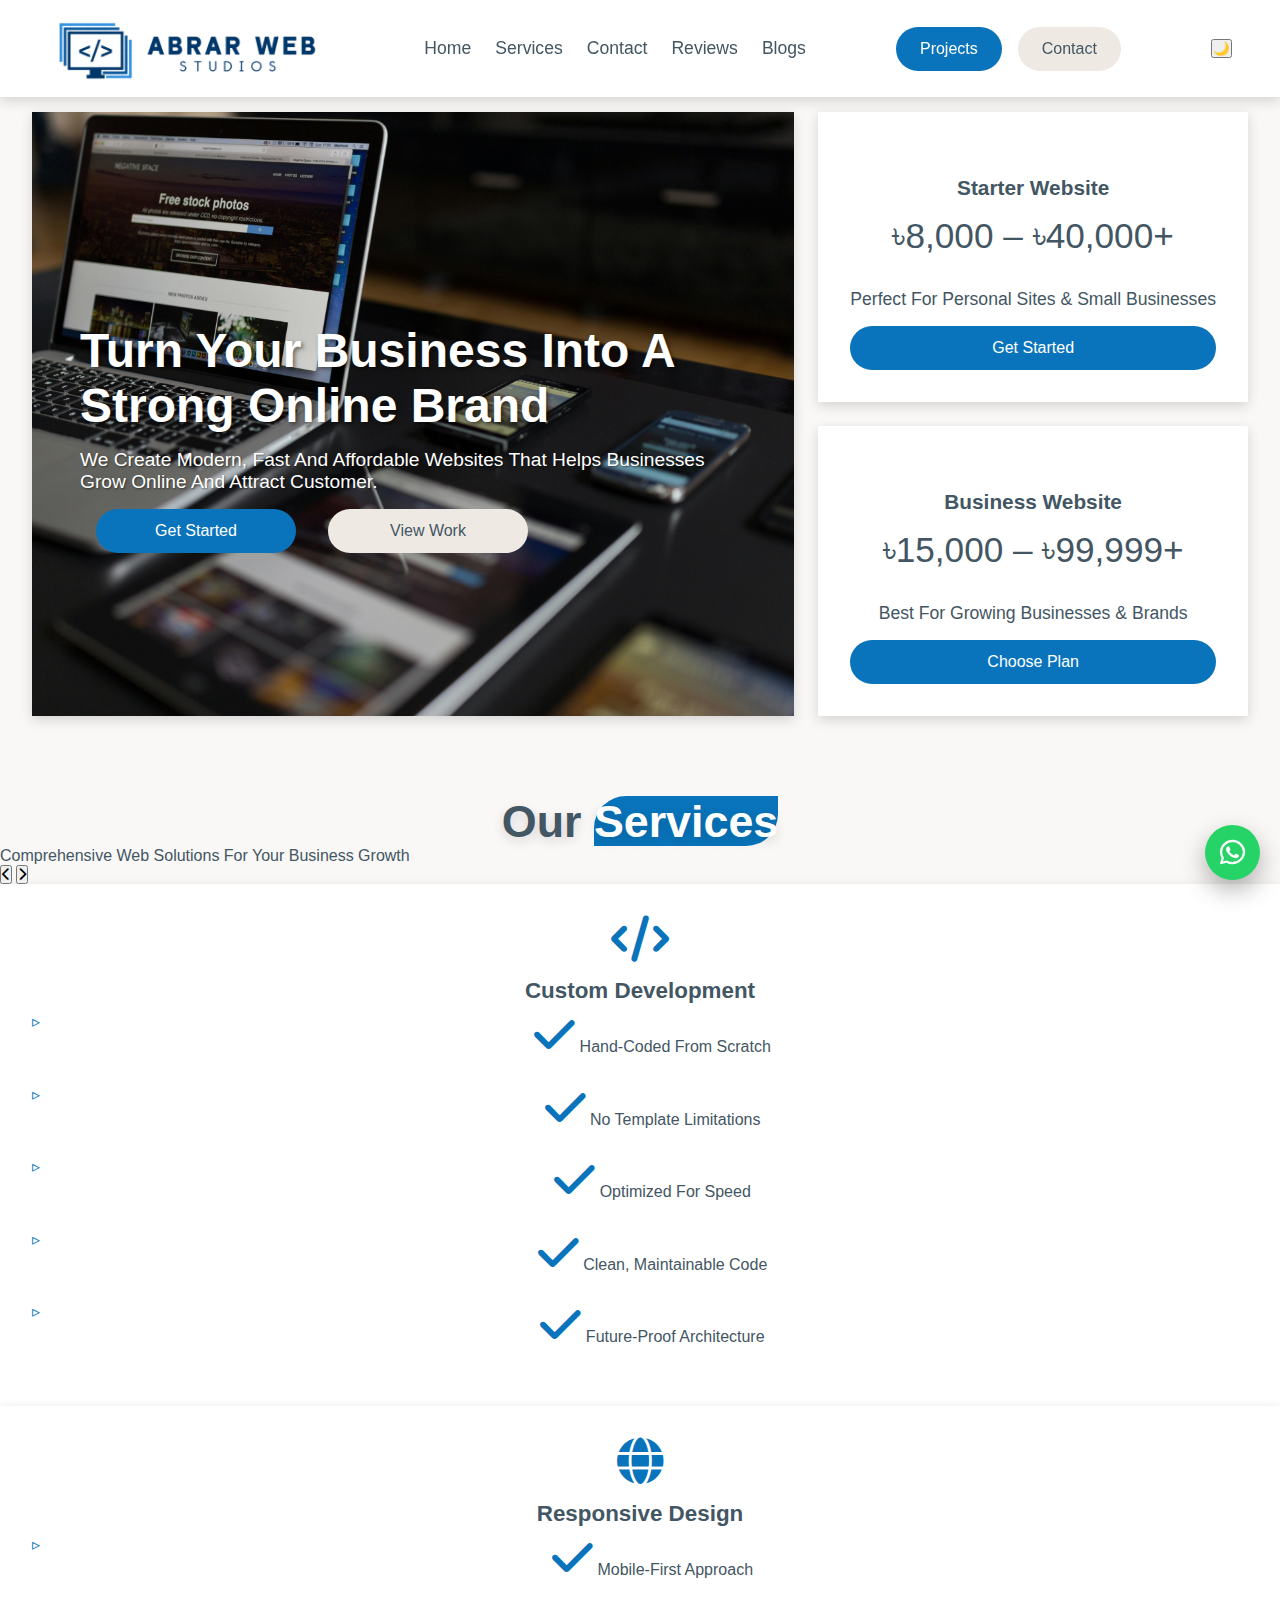
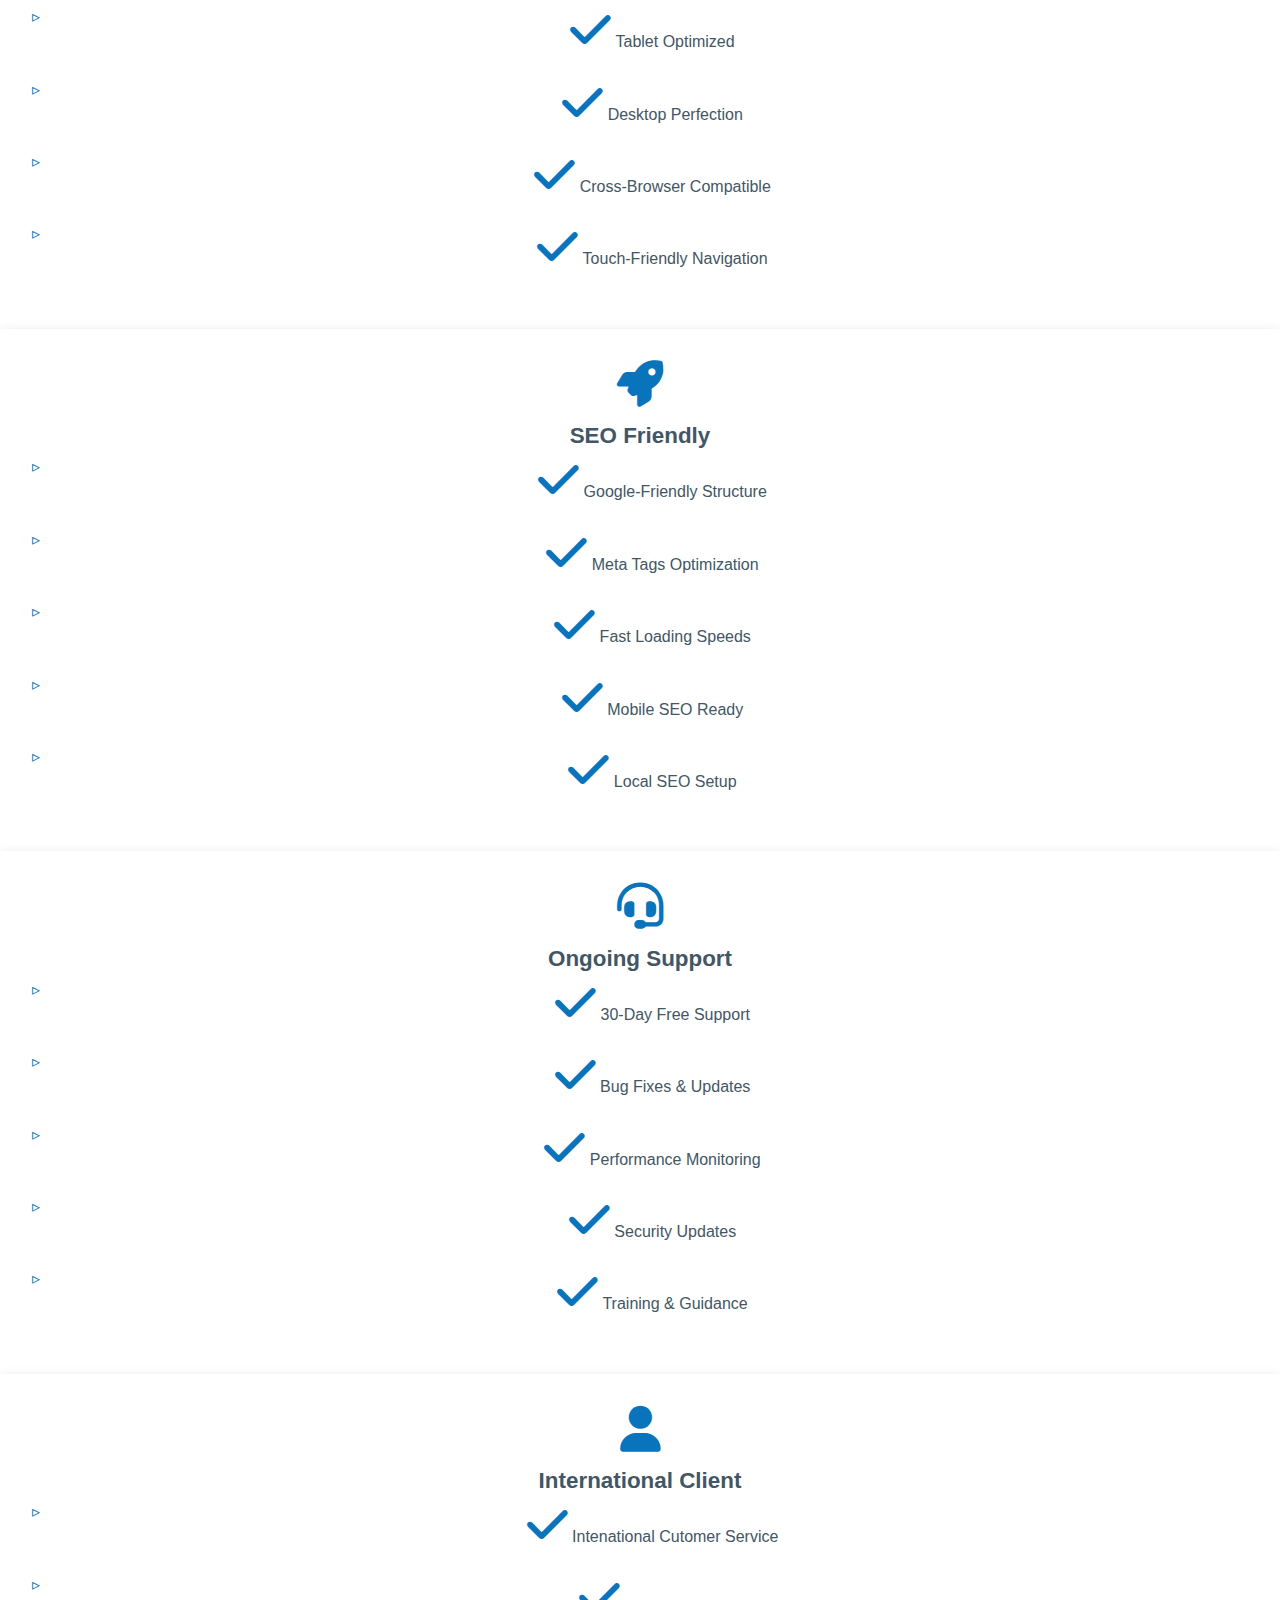
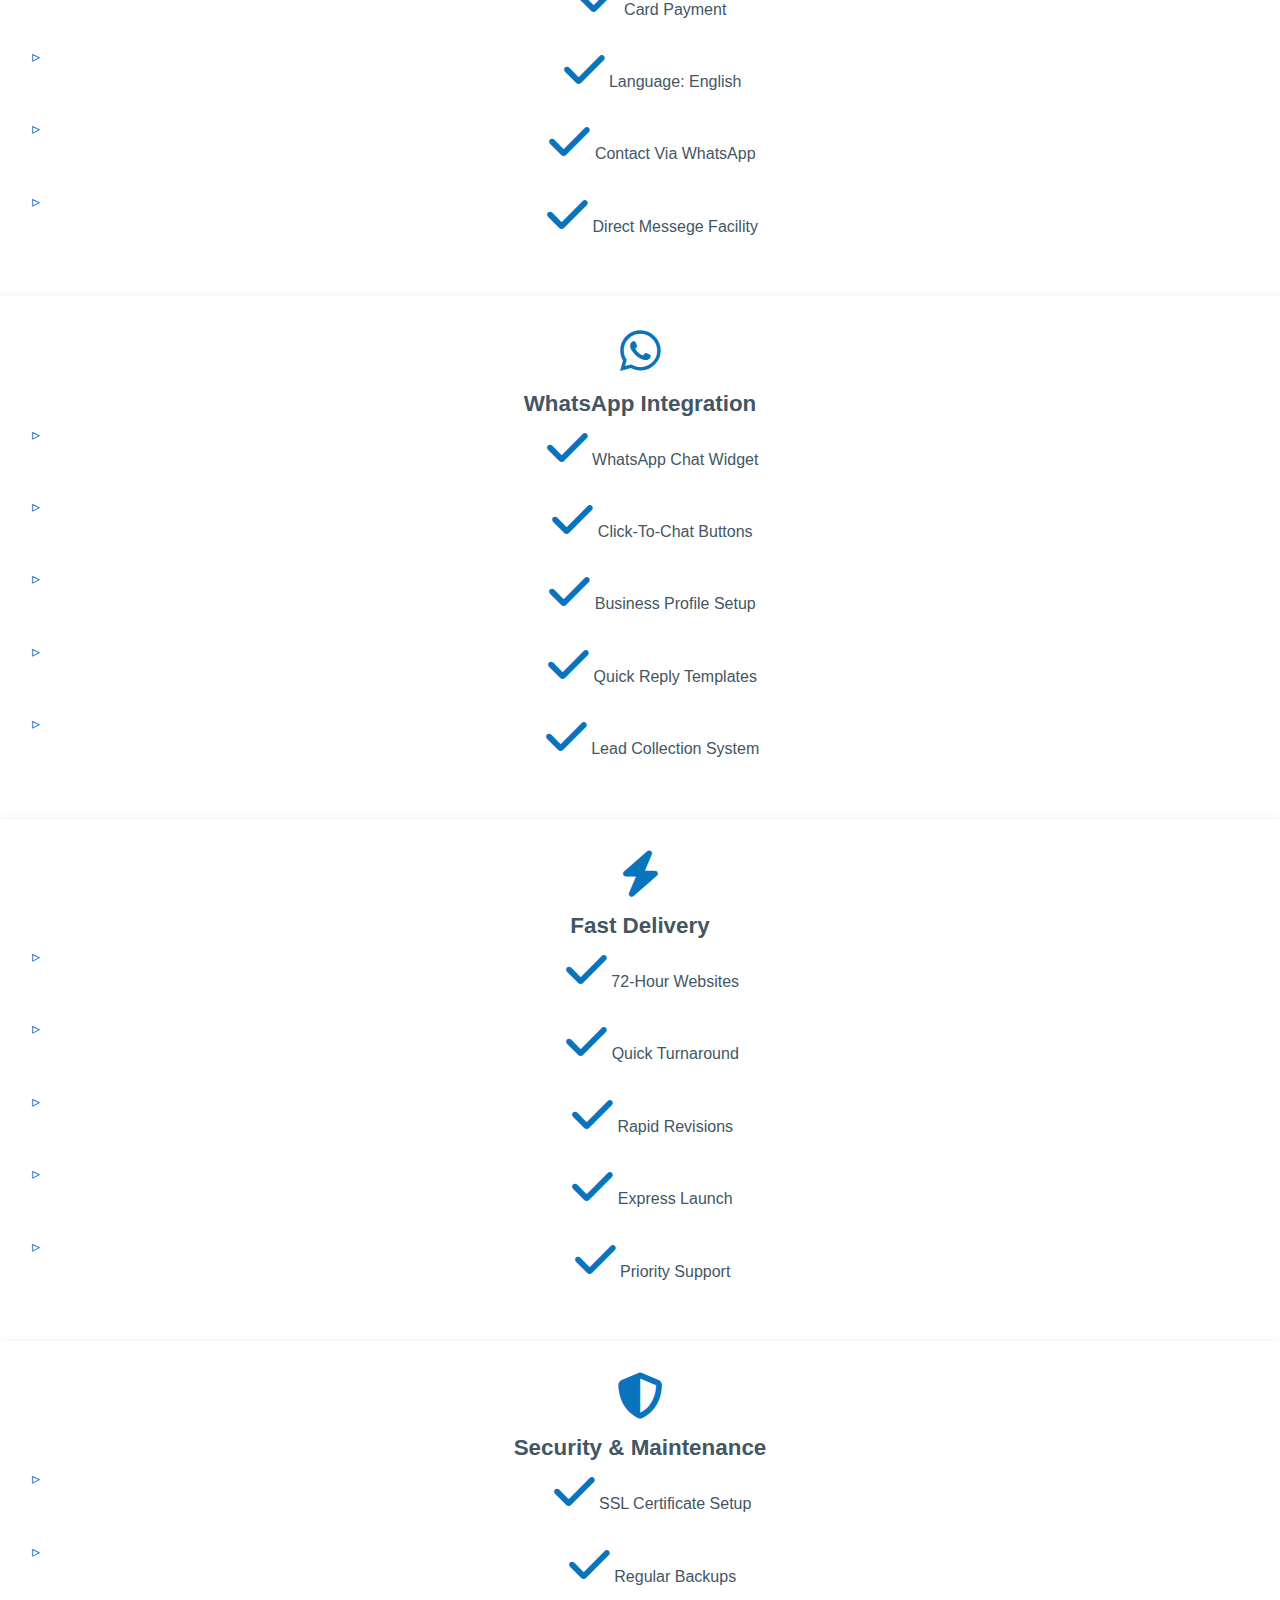
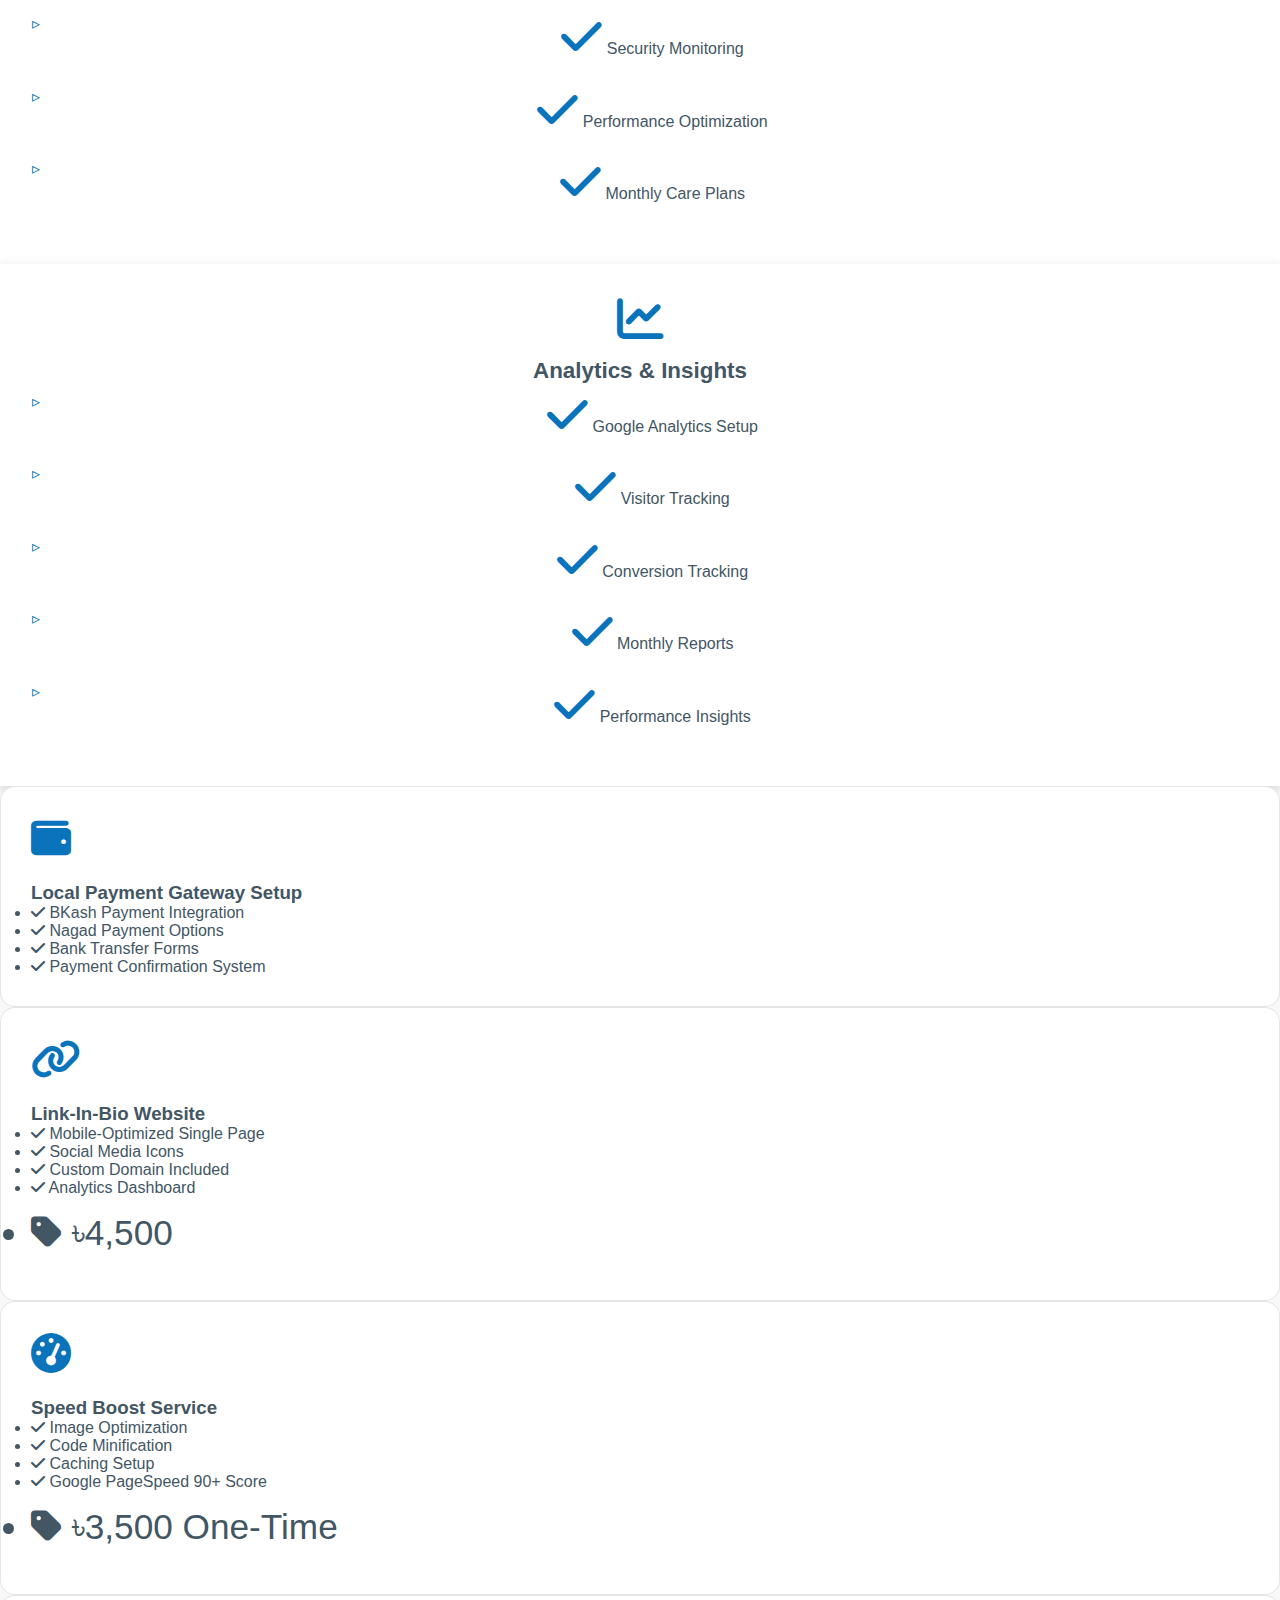
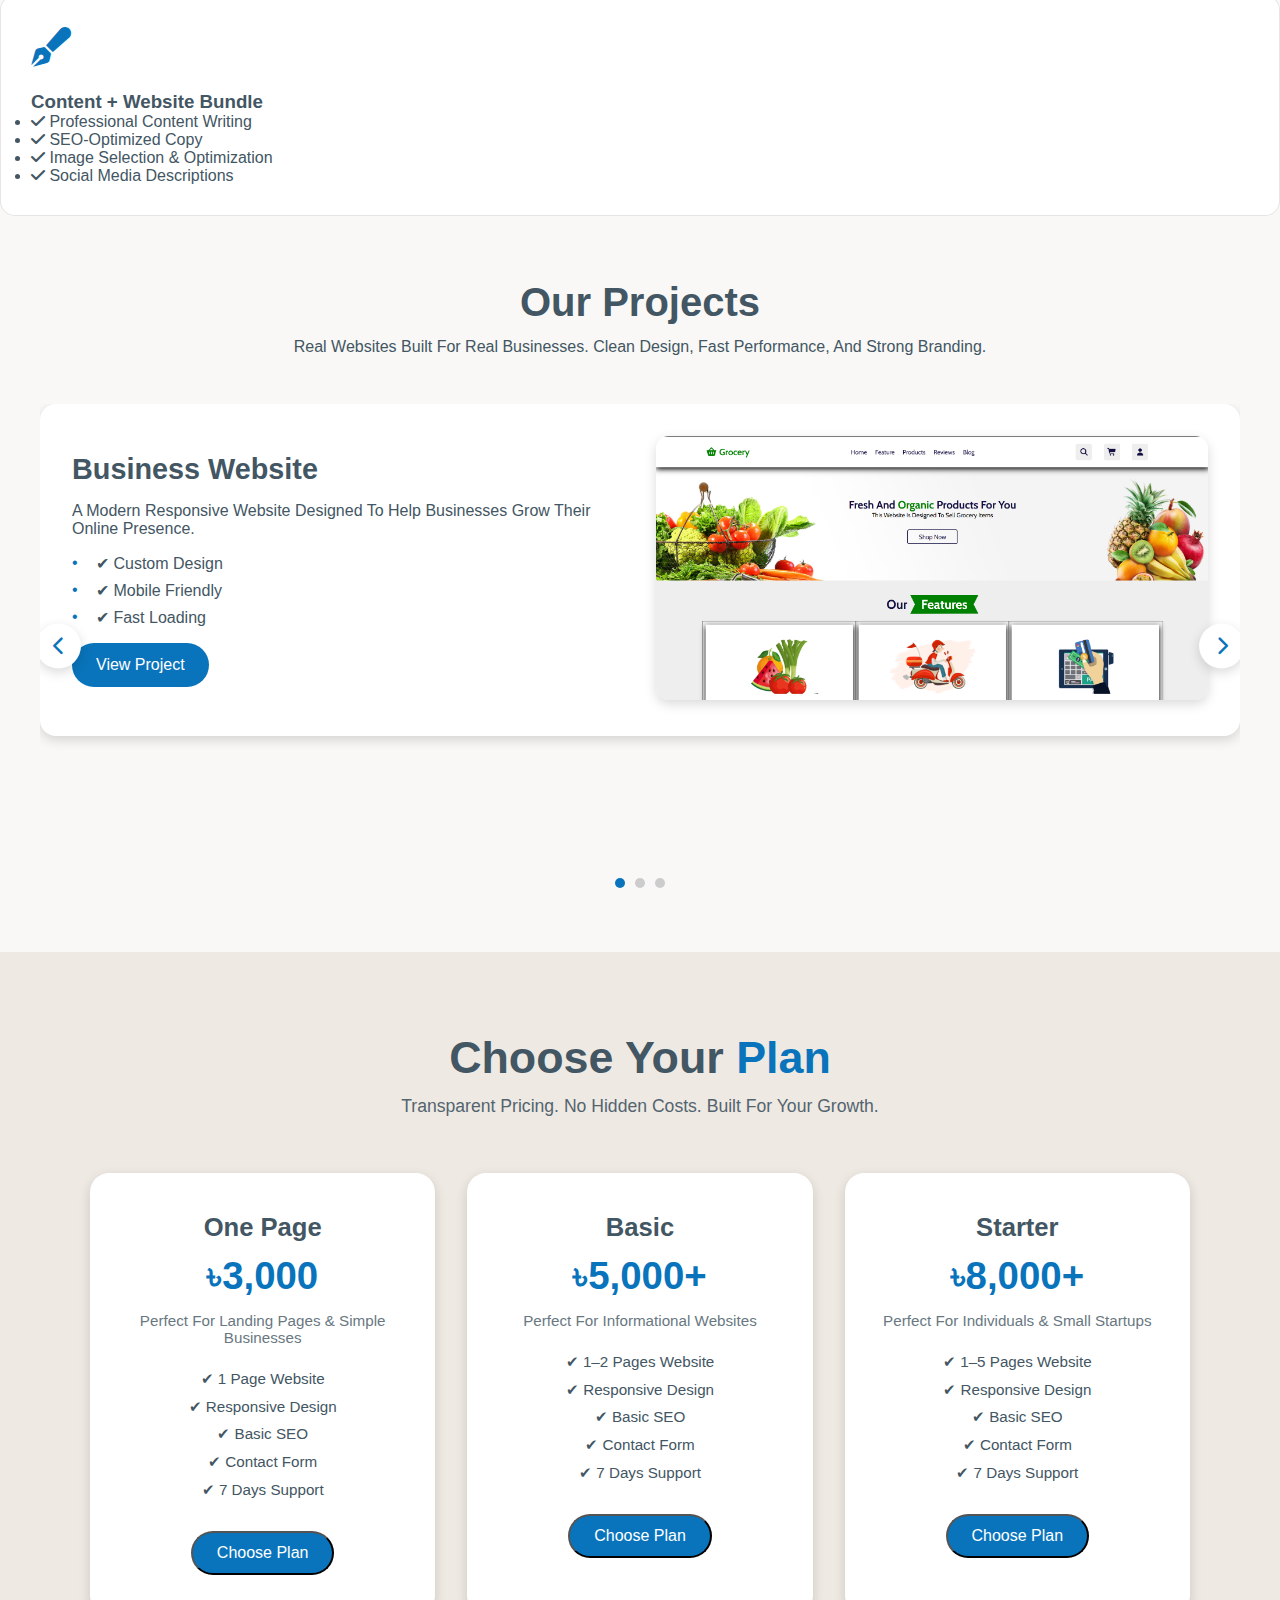
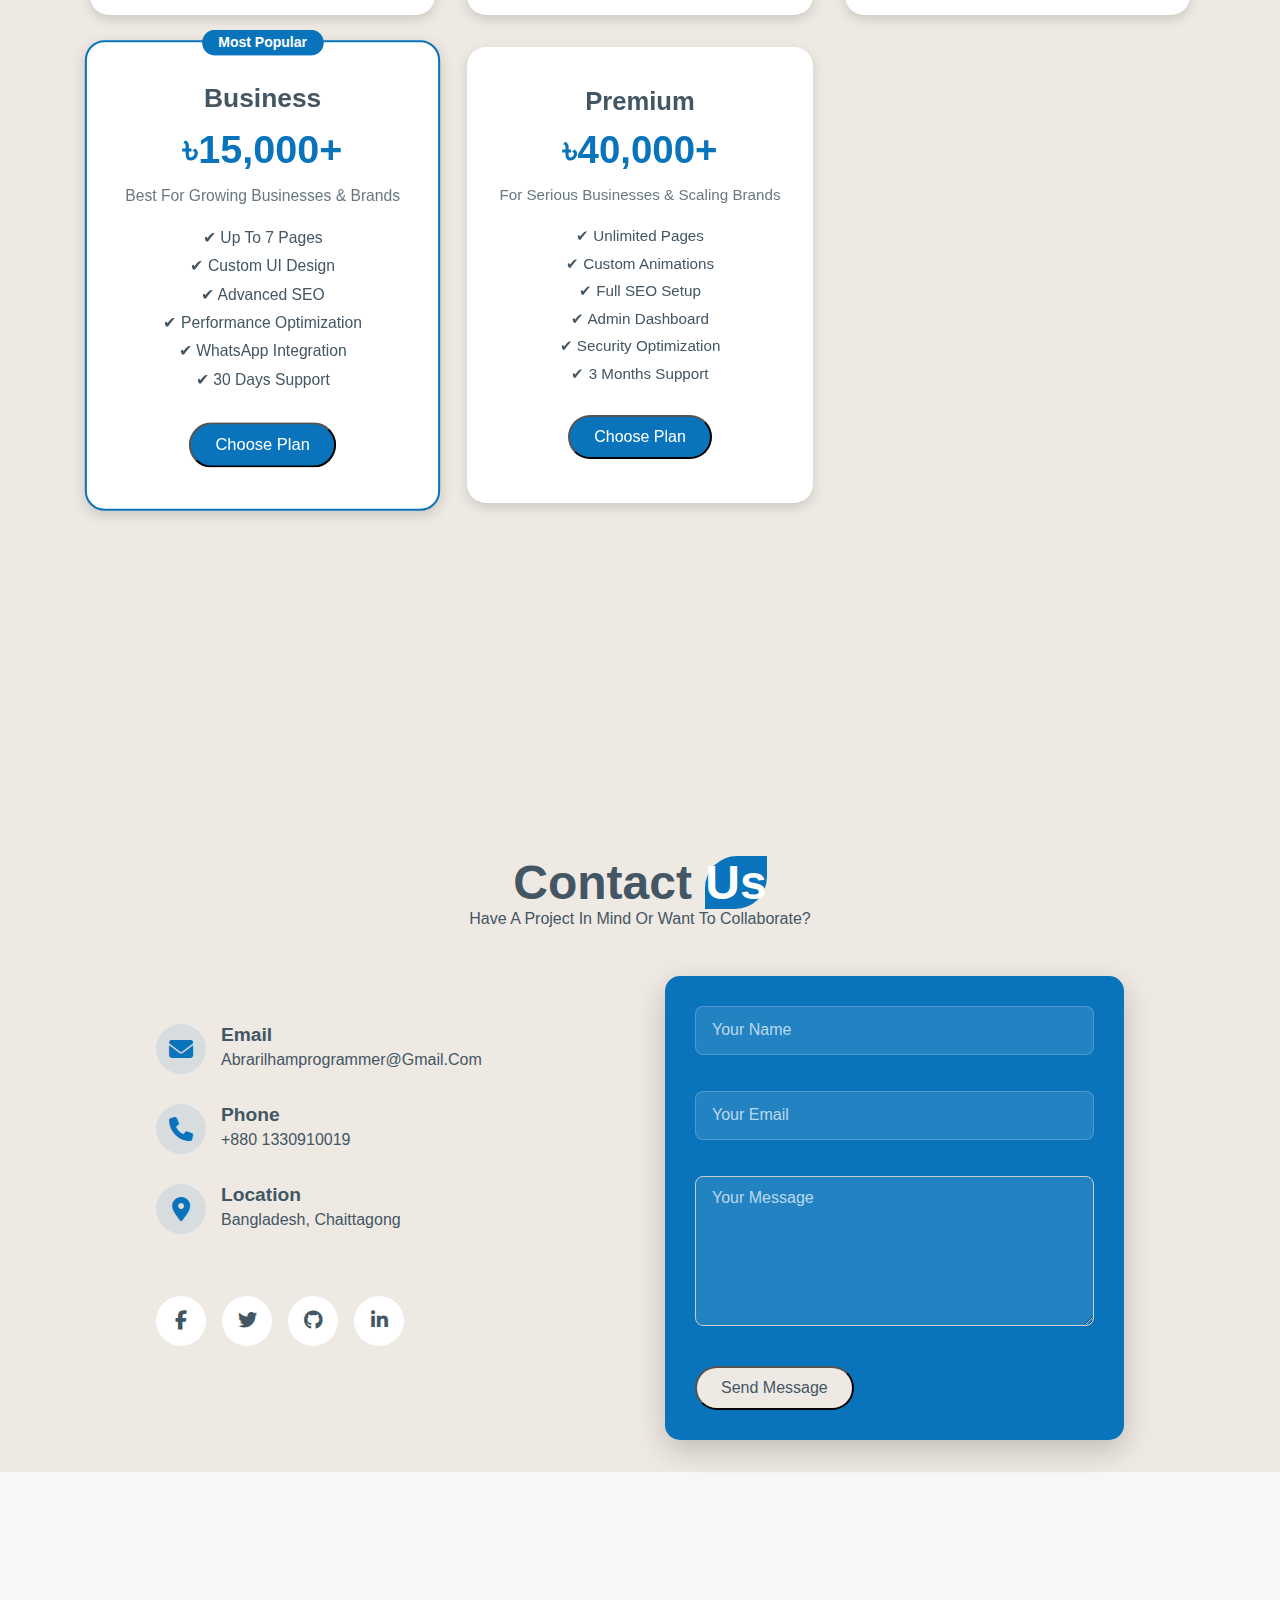
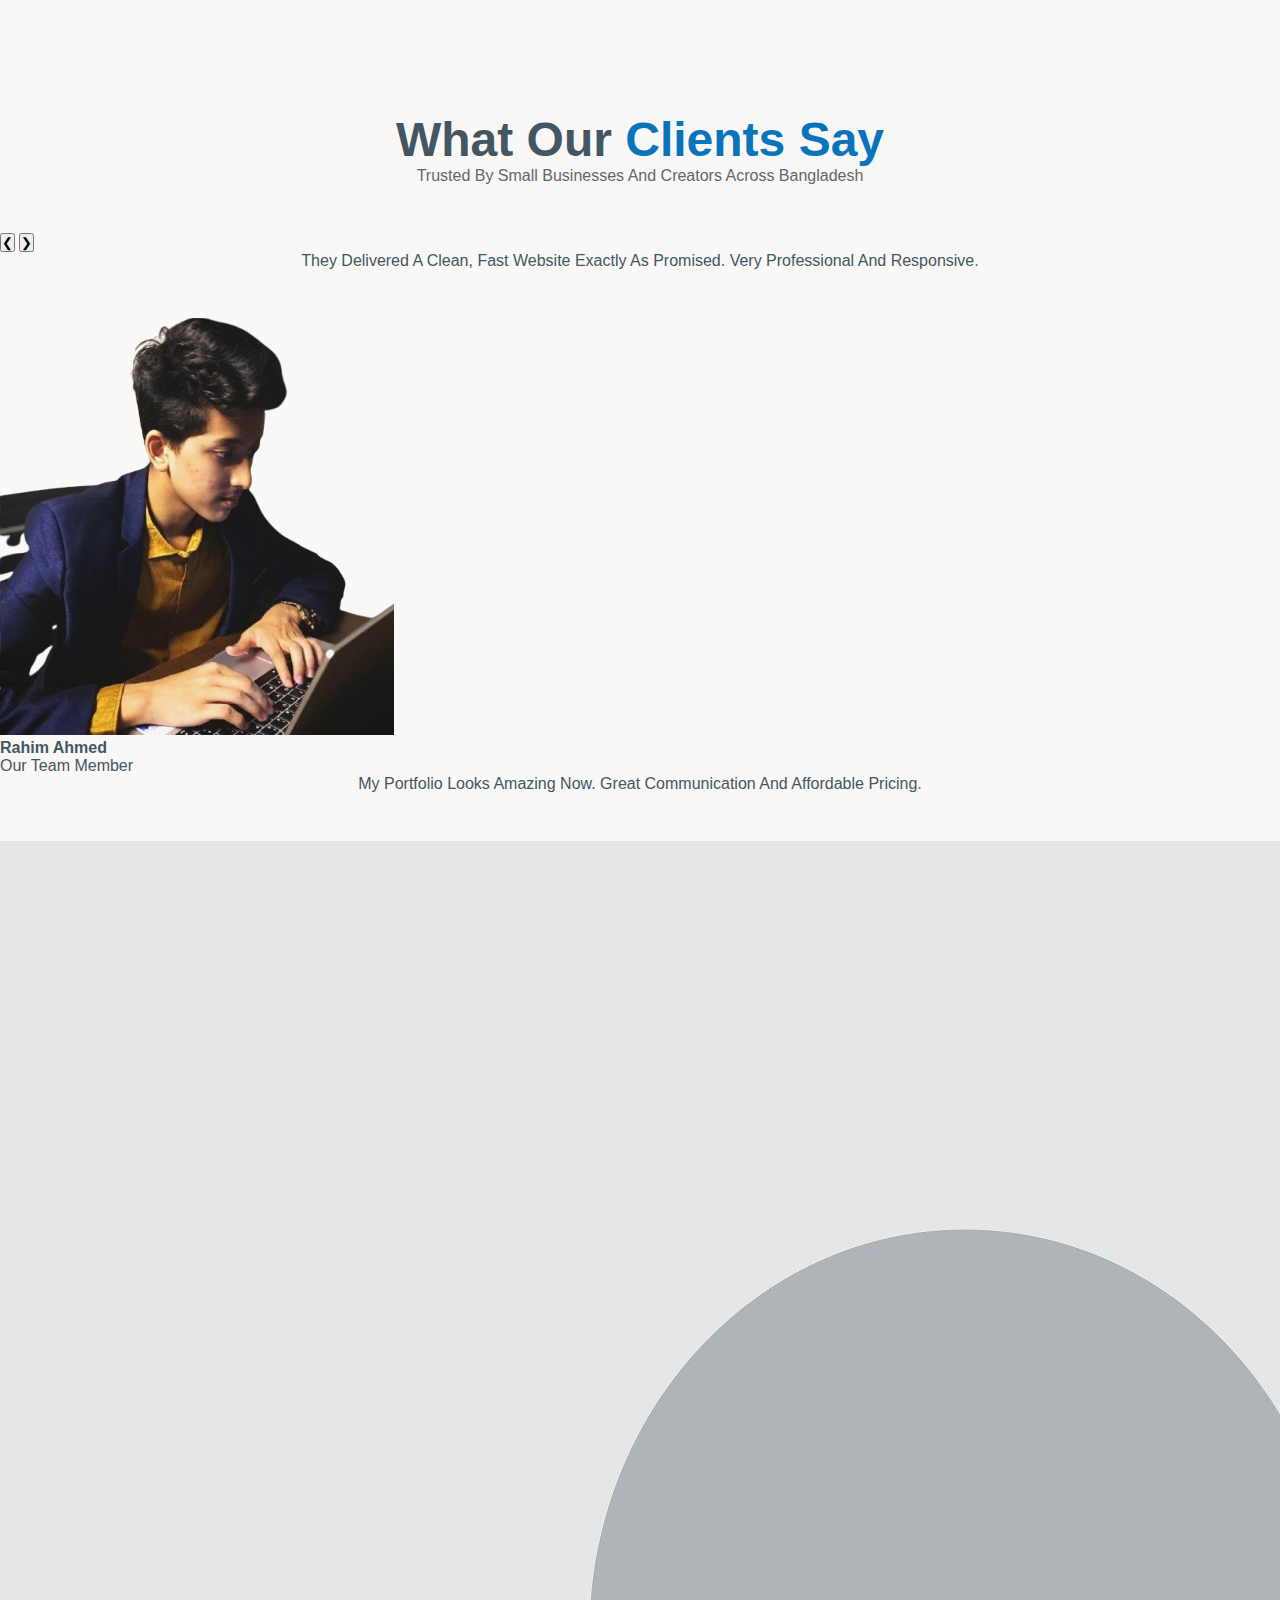
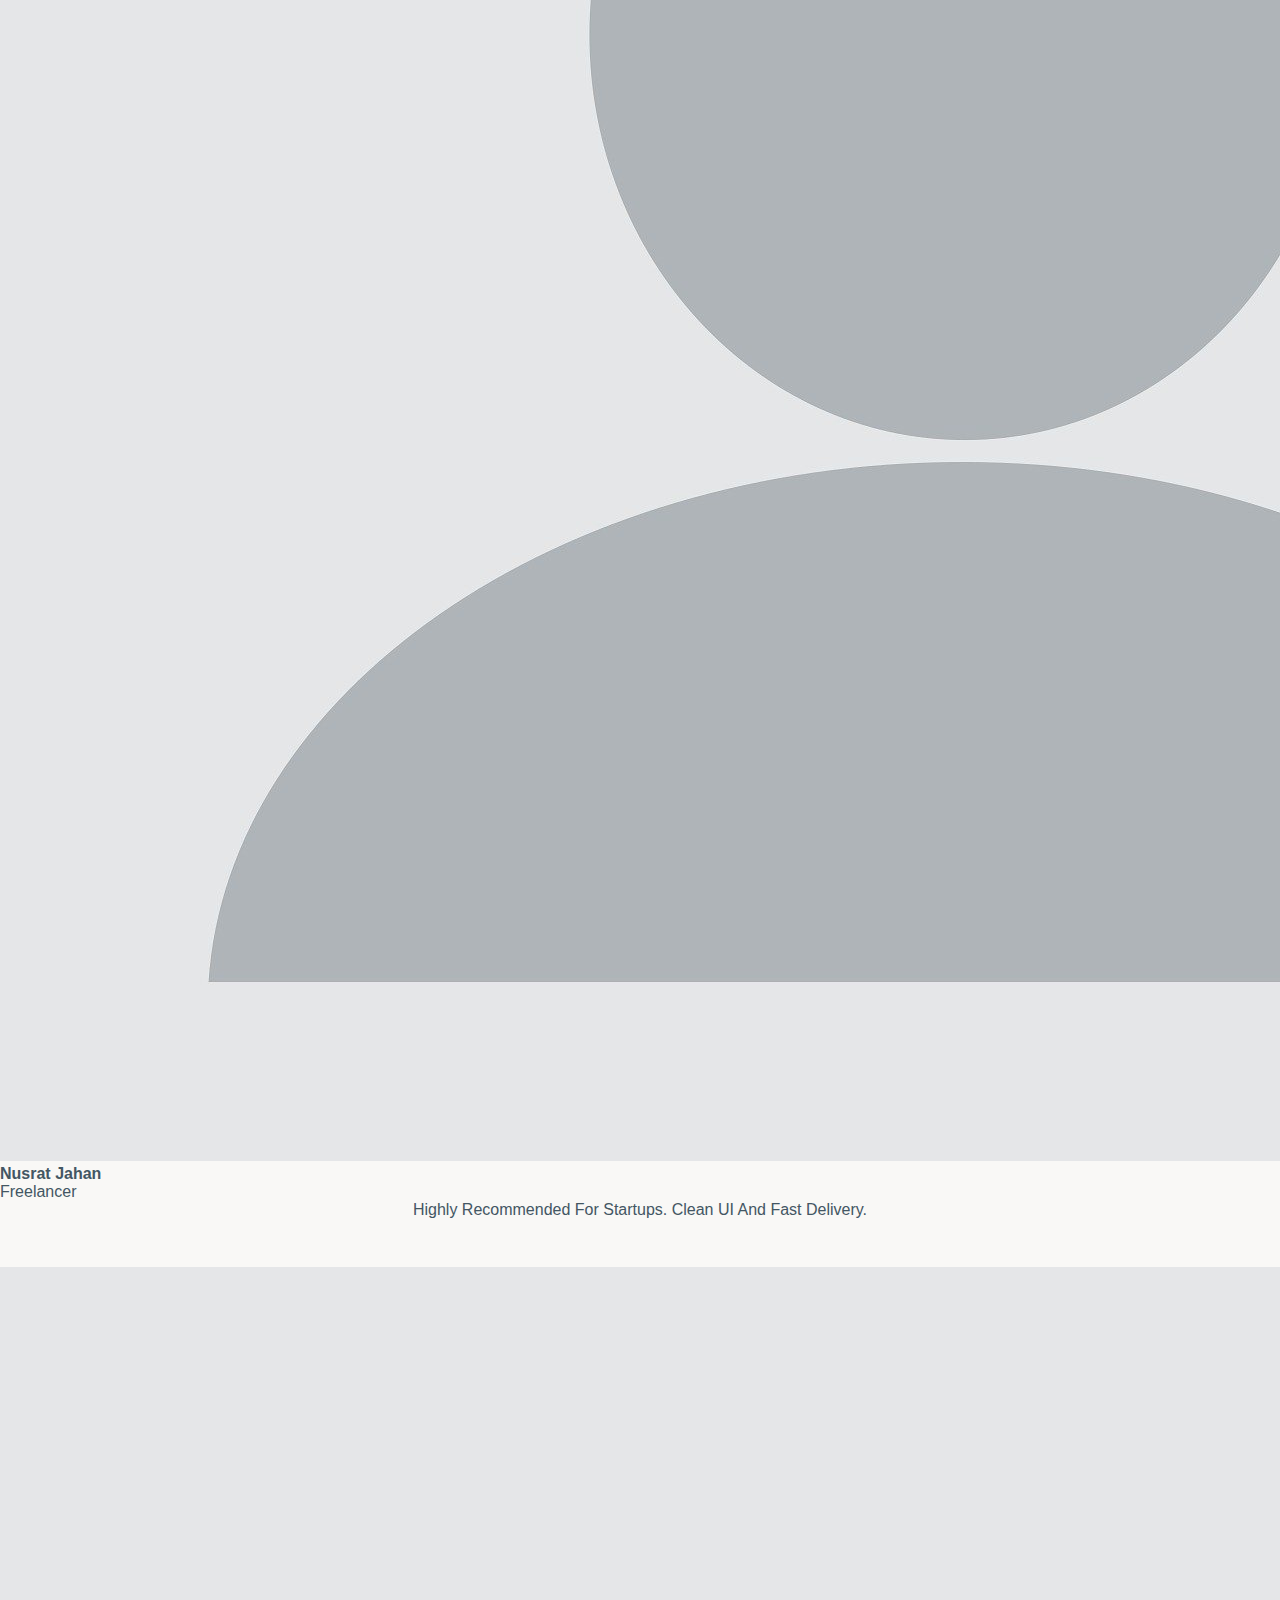
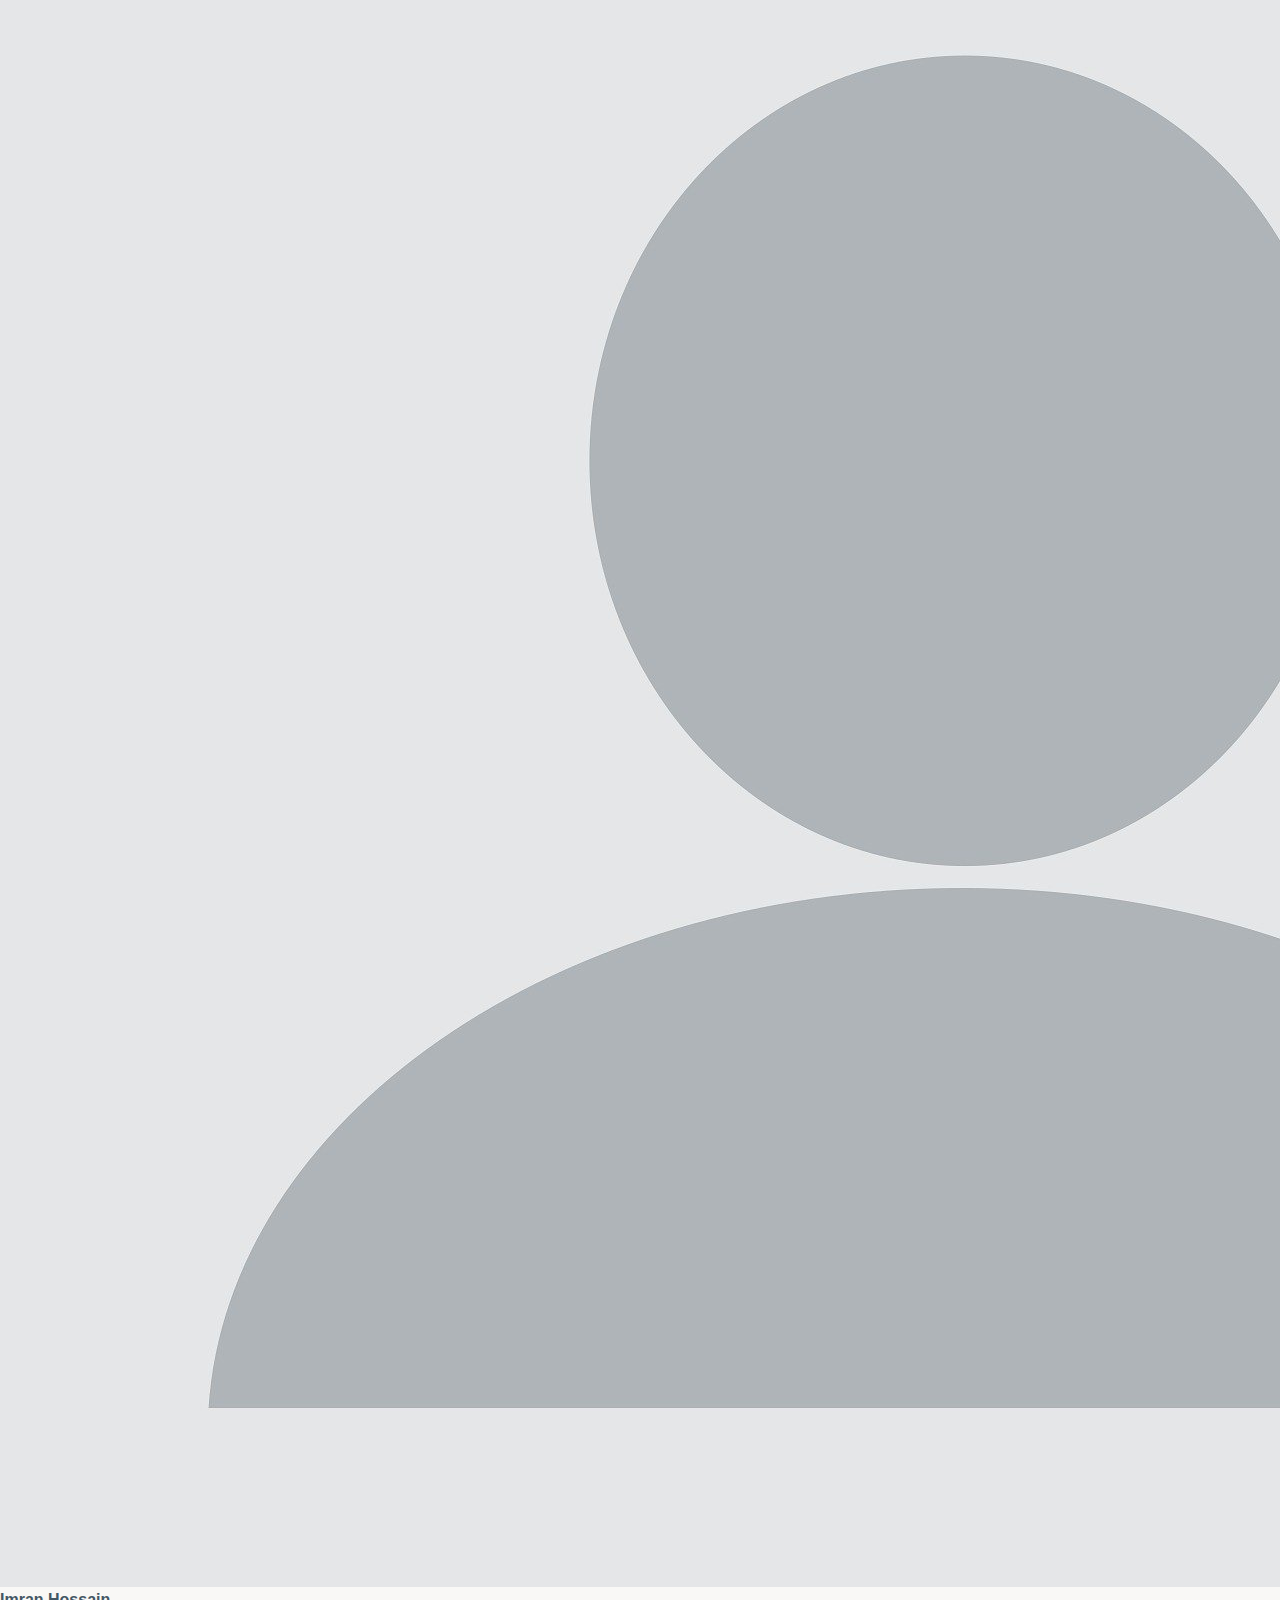
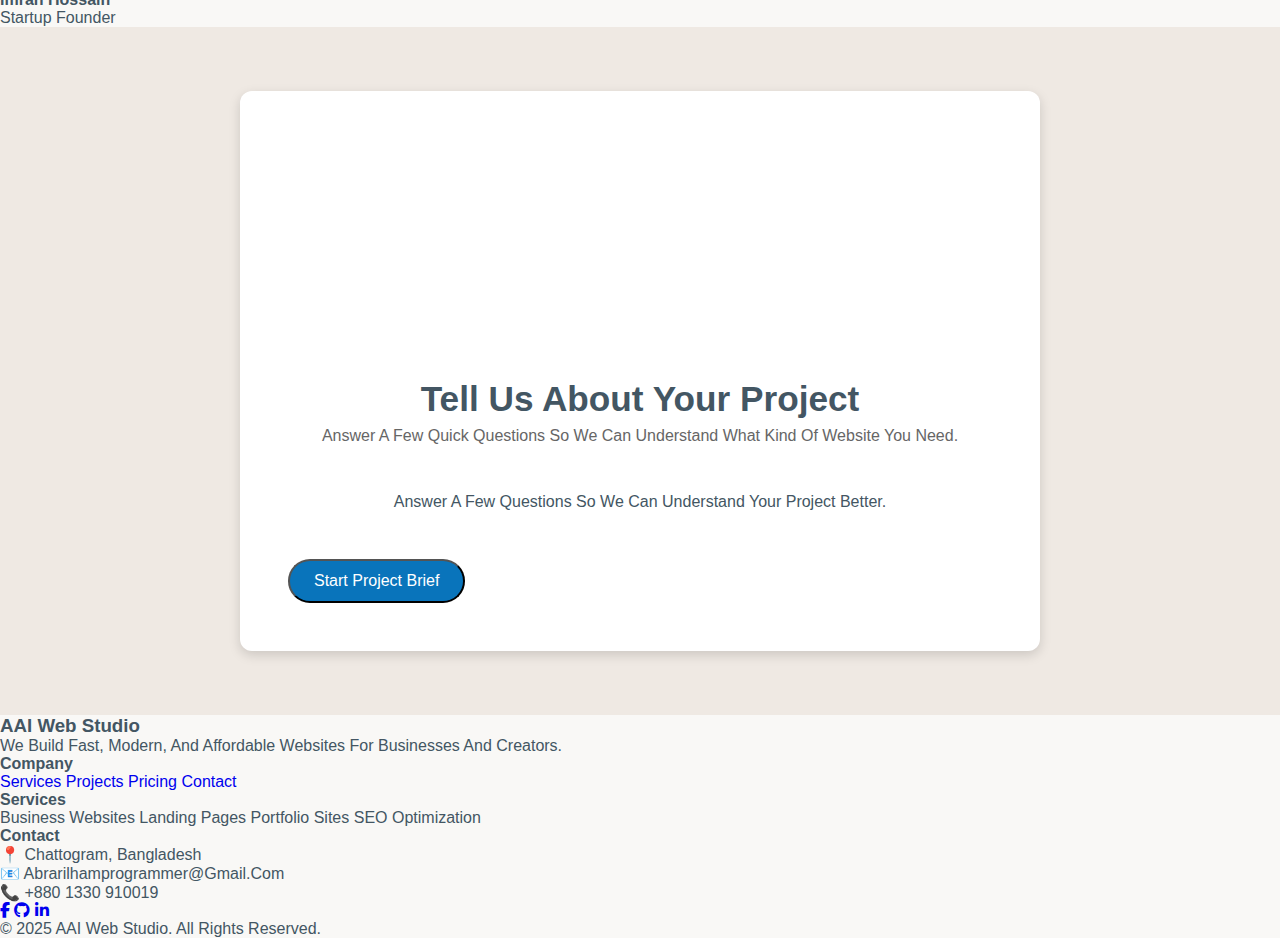
<file: index.html>
<!DOCTYPE html>
<html lang="en">

<head>
  <meta charset="UTF-8">
  <meta name="viewport" content="width=device-width, initial-scale=1.0">
  <title>Document</title>
  <link rel="stylesheet" href="https://cdnjs.cloudflare.com/ajax/libs/font-awesome/6.7.2/css/all.min.css"
    integrity="sha512-Evv84Mr4kqVGRNSgIGL/F/aIDqQb7xQ2vcrdIwxfjThSH8CSR7PBEakCr51Ck+w+/U6swU2Im1vVX0SVk9ABhg=="
    crossorigin="anonymous" referrerpolicy="no-referrer" />
  <link rel="stylesheet" href="style.css">
</head>

<body>
  <a href="https://wa.me/8801330910019?text=Hi%20I%20need%20a%20website" class="whatsapp-float" target="_blank">
    <i class="fab fa-whatsapp"></i>
  </a>
  <header class="header">
    <nav class="navbar">
      <img src="images/logo.png" class="logo" alt="Logo">

      <div class="menu-toggle" id="menuToggle">
        <i class="fa-solid fa-bars"></i>
      </div>

      <div class="nav-links" id="navLinks">
        <a href="#home">Home</a>
        <a href="#services">Services</a>
        <a href="#contact">Contact</a>
        <a href="#reviews">Reviews</a>
        <a href="#blogs">Blogs</a>
      </div>

      <div class="nav-buttons" id="navButtons">
        <a href="#projects" class="btn btn-primary">Projects</a>
        <a href="#contact" class="btn btn-secondary">Contact</a>
      </div>
      <button class="theme-toggle" id="themeToggle" aria-label="Toggle Dark Mode">
  🌙
</button>

    </nav>



    <section class="top-container">
      <header class="showcase">
        <h1>Turn Your Business Into a Strong Online Brand</h1>
        <p>We create modern, fast and affordable websites that helps Businesses grow online and attract
          customer.</p>
        <div class="hero-btn">
          <a href="" class="btn btn-primary">Get Started</a>
          <a href="" class="btn btn-secondary">View Work</a>
        </div>
      </header>
      <div class="top-box top-box-a">
        <h4>starter website</h4>
        <p class="price">৳8,000 – ৳40,000+</p>
        <p class="sub-line">Perfect for personal sites & small businesses</p>
        <a href="" class="btn btn-primary">Get Started</a>
      </div>
      <div class="top-box top-box-b">
        <h4>Business Website</h4>
        <p class="price">৳15,000 – ৳99,999+</p>
        <p class="sub-line">Best for growing businesses & brands</p>
        <a href="" class="btn btn-primary">Choose plan</a>
      </div>
    </section>
  </header>






  <div id="services">
    <h1>Our <span id="highlighted">Services</span></h1>
    <p class="section-subtitle">Comprehensive web solutions for your business growth</p>

    <div class="services-carousel-container">
      <!-- Carousel Navigation Buttons -->
      <button class="carousel-nav-btn prev-btn">
        <i class="fas fa-chevron-left"></i>
      </button>
      <button class="carousel-nav-btn next-btn">
        <i class="fas fa-chevron-right"></i>
      </button>

      <!-- Carousel Track -->
      <div class="services-carousel-track">
        <!-- Slide 1 -->
        <div class="service-slide">
          <div class="box">
            <i class="fa-solid fa-code fa-4x"></i>
            <h3>Custom Development</h3>
            <ul class="service-features">
              <li><i class="fa-solid fa-check"></i> Hand-coded from scratch</li>
              <li><i class="fa-solid fa-check"></i> No template limitations</li>
              <li><i class="fa-solid fa-check"></i> Optimized for speed</li>
              <li><i class="fa-solid fa-check"></i> Clean, maintainable code</li>
              <li><i class="fa-solid fa-check"></i> Future-proof architecture</li>
            </ul>
          </div>
        </div>

        <!-- Slide 2 -->
        <div class="service-slide">
          <div class="box">
            <i class="fa-solid fa-globe fa-4x"></i>
            <h3>Responsive Design</h3>
            <ul class="service-features">
              <li><i class="fa-solid fa-check"></i> Mobile-first approach</li>
              <li><i class="fa-solid fa-check"></i> Tablet optimized</li>
              <li><i class="fa-solid fa-check"></i> Desktop perfection</li>
              <li><i class="fa-solid fa-check"></i> Cross-browser compatible</li>
              <li><i class="fa-solid fa-check"></i> Touch-friendly navigation</li>
            </ul>
          </div>
        </div>

        <!-- Slide 3 -->
        <div class="service-slide">
          <div class="box">
            <i class="fa-solid fa-rocket fa-4x"></i>
            <h3>SEO Friendly</h3>
            <ul class="service-features">
              <li><i class="fa-solid fa-check"></i> Google-friendly structure</li>
              <li><i class="fa-solid fa-check"></i> Meta tags optimization</li>
              <li><i class="fa-solid fa-check"></i> Fast loading speeds</li>
              <li><i class="fa-solid fa-check"></i> Mobile SEO ready</li>
              <li><i class="fa-solid fa-check"></i> Local SEO setup</li>
            </ul>
          </div>
        </div>

        <!-- Slide 4 -->
        <div class="service-slide">
          <div class="box">
            <i class="fa-solid fa-headset fa-4x"></i>
            <h3>Ongoing Support</h3>
            <ul class="service-features">
              <li><i class="fa-solid fa-check"></i> 30-day free support</li>
              <li><i class="fa-solid fa-check"></i> Bug fixes & updates</li>
              <li><i class="fa-solid fa-check"></i> Performance monitoring</li>
              <li><i class="fa-solid fa-check"></i> Security updates</li>
              <li><i class="fa-solid fa-check"></i> Training & guidance</li>
            </ul>
          </div>
        </div>



        <!-- slide 4.5 -->
        <div class="service-slide">
          <div class="box">
            <i class="fa fa-user fa-4x"></i>
            <h3>International Client</h3>
            <ul class="service-features">
              <li><i class="fa-solid fa-check"></i> intenational cutomer Service</li>
              <li><i class="fa-solid fa-check"></i> card payment</li>
              <li><i class="fa-solid fa-check"></i> Language: English</li>
              <li><i class="fa-solid fa-check"></i> Contact via WhatsApp</li>
              <li><i class="fa-solid fa-check"></i> Direct Messege Facility</li>
            </ul>
          </div>
        </div>

        <!-- Slide 5 -->
        <div class="service-slide">
          <div class="box">
            <i class="fa-brands fa-whatsapp fa-4x"></i>
            <h3>WhatsApp Integration</h3>
            <ul class="service-features">
              <li><i class="fa-solid fa-check"></i> WhatsApp chat widget</li>
              <li><i class="fa-solid fa-check"></i> Click-to-chat buttons</li>
              <li><i class="fa-solid fa-check"></i> Business profile setup</li>
              <li><i class="fa-solid fa-check"></i> Quick reply templates</li>
              <li><i class="fa-solid fa-check"></i> Lead collection system</li>
            </ul>
          </div>
        </div>

        <!-- Slide 6 -->
        <div class="service-slide">
          <div class="box">
            <i class="fa-solid fa-bolt fa-4x"></i>
            <h3>Fast Delivery</h3>
            <ul class="service-features">
              <li><i class="fa-solid fa-check"></i> 72-hour websites</li>
              <li><i class="fa-solid fa-check"></i> Quick turnaround</li>
              <li><i class="fa-solid fa-check"></i> Rapid revisions</li>
              <li><i class="fa-solid fa-check"></i> Express launch</li>
              <li><i class="fa-solid fa-check"></i> Priority support</li>
            </ul>
          </div>
        </div>

        <!-- Slide 7 -->
        <div class="service-slide">
          <div class="box">
            <i class="fa-solid fa-shield-alt fa-4x"></i>
            <h3>Security & Maintenance</h3>
            <ul class="service-features">
              <li><i class="fa-solid fa-check"></i> SSL certificate setup</li>
              <li><i class="fa-solid fa-check"></i> Regular backups</li>
              <li><i class="fa-solid fa-check"></i> Security monitoring</li>
              <li><i class="fa-solid fa-check"></i> Performance optimization</li>
              <li><i class="fa-solid fa-check"></i> Monthly care plans</li>
            </ul>
          </div>
        </div>

        <!-- Slide 8 -->
        <div class="service-slide">
          <div class="box">
            <i class="fa-solid fa-chart-line fa-4x"></i>
            <h3>Analytics & Insights</h3>
            <ul class="service-features">
              <li><i class="fa-solid fa-check"></i> Google Analytics setup</li>
              <li><i class="fa-solid fa-check"></i> Visitor tracking</li>
              <li><i class="fa-solid fa-check"></i> Conversion tracking</li>
              <li><i class="fa-solid fa-check"></i> Monthly reports</li>
              <li><i class="fa-solid fa-check"></i> Performance insights</li>
            </ul>
          </div>
        </div>

        <!-- Slide 9 -->
        <div class="service-slide">
          <div class="service-card">
            <div class="service-icon">
              <i class="fas fa-wallet"></i>
            </div>
            <h3>Local Payment Gateway Setup</h3>
            <ul class="features">
              <li><i class="fas fa-check"></i> bKash payment integration</li>
              <li><i class="fas fa-check"></i> Nagad payment options</li>
              <li><i class="fas fa-check"></i> Bank transfer forms</li>
              <li><i class="fas fa-check"></i> Payment confirmation system</li>
            </ul>
          </div>
        </div>

        <!-- Slide 10 -->
        <div class="service-slide">
          <div class="service-card">
            <div class="service-icon">
              <i class="fas fa-link"></i>
            </div>
            <h3>Link-in-Bio Website</h3>
            <ul class="features">
              <li><i class="fas fa-check"></i> Mobile-optimized single page</li>
              <li><i class="fas fa-check"></i> Social media icons</li>
              <li><i class="fas fa-check"></i> Custom domain included</li>
              <li><i class="fas fa-check"></i> Analytics dashboard</li>
              <li class="price"><i class="fas fa-tag"></i> ৳4,500</li>
            </ul>
          </div>
        </div>

        <!-- Slide 11 -->
        <div class="service-slide">
          <div class="service-card">
            <div class="service-icon">
              <i class="fas fa-tachometer-alt"></i>
            </div>
            <h3>Speed Boost Service</h3>
            <ul class="features">
              <li><i class="fas fa-check"></i> Image optimization</li>
              <li><i class="fas fa-check"></i> Code minification</li>
              <li><i class="fas fa-check"></i> Caching setup</li>
              <li><i class="fas fa-check"></i> Google PageSpeed 90+ score</li>
              <li class="price"><i class="fas fa-tag"></i> ৳3,500 one-time</li>
            </ul>
          </div>
        </div>

        <!-- Slide 12 -->
        <div class="service-slide">
          <div class="service-card">
            <div class="service-icon">
              <i class="fas fa-pen-fancy"></i>
            </div>
            <h3>Content + Website Bundle</h3>
            <ul class="features">
              <li><i class="fas fa-check"></i> Professional content writing</li>
              <li><i class="fas fa-check"></i> SEO-optimized copy</li>
              <li><i class="fas fa-check"></i> Image selection & optimization</li>
              <li><i class="fas fa-check"></i> Social media descriptions</li>
            </ul>
          </div>
        </div>
      </div>

      <!-- Carousel Dots Indicator -->
      <div class="services-carousel-dots"></div>
    </div>
  </div>






  <!-- Project section -->
  <section class="projects" id="projects">
    <div class="projects-header">
      <h2>Our Projects</h2>
      <p>
        Real websites built for real businesses.
        Clean design, fast performance, and strong branding.
      </p>
    </div>

    <div class="carousel">
      <button class="carousel-btn prev">
        <i class="fa-solid fa-chevron-left"></i>
      </button>
      <button class="carousel-btn next">
        <i class="fa-solid fa-chevron-right"></i>
      </button>


      <div class="carousel-track">
        <!-- Slide 1 -->
        <div class="project-card active">
          <div class="project-text">
            <h3>Business Website</h3>
            <p>
              A modern responsive website designed to help businesses
              grow their online presence.
            </p>
            <ul>
              <li>✔ Custom design</li>
              <li>✔ Mobile friendly</li>
              <li>✔ Fast loading</li>
            </ul>
            <a href="#" class="btn btn-primary">View Project</a>
          </div>
          <div class="project-image">
            <img src="images/project1.png" alt="Project">
          </div>
        </div>

        <!-- Slide 2 -->
        <div class="project-card">
          <div class="project-text">
            <h3>Portfolio Website</h3>
            <p>
              A clean portfolio website built to showcase skills
              and attract clients.
            </p>
            <ul>
              <li>✔ Clean UI</li>
              <li>✔ SEO optimized</li>
              <li>✔ Fast performance</li>
            </ul>
            <a href="#" class="btn btn-primary">View Project</a>
          </div>
          <div class="project-image">
            <img src="images/project2.png" alt="Project">
          </div>
        </div>

        <!-- Slide 3 -->
        <div class="project-card">
          <div class="project-text">
            <h3>Landing Page</h3>
            <p>
              High-converting landing page designed to turn visitors
              into customers.
            </p>
            <ul>
              <li>✔ Conversion focused</li>
              <li>✔ Modern layout</li>
              <li>✔ Lightweight</li>
            </ul>
            <a href="#" class="btn btn-primary">View Project</a>
          </div>
          <div class="project-image">
            <img src="images/project3.jpeg" alt="Project">
          </div>
        </div>
      </div>

      <!-- Dots -->
      <div class="carousel-dots"></div>
    </div>
  </section>



  <section class="pricing" id="pricing">
    <div class="pricing-header">
      <h2>Choose Your <span class="highlight">Plan</span></h2>
      <p>Transparent pricing. No hidden costs. Built for your growth.</p>
    </div>

    <div class="pricing-cards">
      <!-- One page site -->
      <div class="pricing-card">
        <h3>One Page</h3>
        <p class="price">৳3,000</p>
        <p class="plan-desc">Perfect for landing pages & simple businesses</p>

        <ul>
          <li>✔ 1 Page Website</li>
          <li>✔ Responsive Design</li>
          <li>✔ Basic SEO</li>
          <li>✔ Contact Form</li>
          <li>✔ 7 Days Support</li>
        </ul>

        <button class="btn btn-primary" <button onclick="selectPlan('One Page – ৳3,000+')">
          Choose Plan
        </button>

      </div>

      <!-- Basic -->
      <div class="pricing-card">
        <h3>Basic</h3>
        <p class="price">৳5,000+</p>
        <p class="plan-desc">Perfect for informational websites</p>

        <ul>
          <li>✔ 1–2 Pages Website</li>
          <li>✔ Responsive Design</li>
          <li>✔ Basic SEO</li>
          <li>✔ Contact Form</li>
          <li>✔ 7 Days Support</li>
        </ul>

        <button class="btn btn-primary" onclick="selectPlan('Basic – ৳5,000+')">
          Choose Plan
        </button>

      </div>

      <!-- Starter -->
      <div class="pricing-card">
        <h3>Starter</h3>
        <p class="price">৳8,000+</p>
        <p class="plan-desc">Perfect for individuals & small startups</p>

        <ul>
          <li>✔ 1–5 Pages Website</li>
          <li>✔ Responsive Design</li>
          <li>✔ Basic SEO</li>
          <li>✔ Contact Form</li>
          <li>✔ 7 Days Support</li>
        </ul>

        <!-- <button class="btn btn-primary" data-plan="Starter Website" data-price="৳8,000+" onclick="openWhatsApp(this)">
          Choose Plan
        </button> -->
        <button class="btn btn-primary" onclick="selectPlan('Starter – ৳8,000+')">
          Choose Plan
        </button>
      </div>


      <!-- Popular -->
      <div class="pricing-card popular">
        <span class="badge">Most Popular</span>
        <h3>Business</h3>
        <p class="price">৳15,000+</p>
        <p class="plan-desc">Best for growing businesses & brands</p>

        <ul>
          <li>✔ Up to 7 Pages</li>
          <li>✔ Custom UI Design</li>
          <li>✔ Advanced SEO</li>
          <li>✔ Performance Optimization</li>
          <li>✔ WhatsApp Integration</li>
          <li>✔ 30 Days Support</li>
        </ul>

        <!-- <button class="btn btn-primary" data-plan="Business Website" data-price="৳15,000+" onclick="openWhatsApp(this)">
          Choose Plan
        </button> -->
        <button class="btn btn-primary" onclick="selectPlan('Business – ৳15,000+')">
          Choose Plan
        </button>
      </div>


      <!-- Premium -->
      <div class="pricing-card">
        <h3>Premium</h3>
        <p class="price">৳40,000+</p>
        <p class="plan-desc">For serious businesses & scaling brands</p>

        <ul>
          <li>✔ Unlimited Pages</li>
          <li>✔ Custom Animations</li>
          <li>✔ Full SEO Setup</li>
          <li>✔ Admin Dashboard</li>
          <li>✔ Security Optimization</li>
          <li>✔ 3 Months Support</li>
        </ul>

        <button class="btn btn-primary" onclick="selectPlan('Premium – ৳40,000+')">
          Choose Plan
        </button>
      </div>
    </div>
  </section>




  <!-- step progress section -->
  <div class="step-progress-wrapper" id="stepBar">
    <div class="step-progress">
      <div class="step active">
        <span>1</span>
        <p>Plan</p>
      </div>

      <div class="line"></div>

      <div class="step">
        <span>2</span>
        <p>Details</p>
      </div>

      <div class="line"></div>

      <div class="step">
        <span>3</span>
        <p>Confirm</p>
      </div>
    </div>
  </div>




  <!-- contact section -->
  <section class="contact" id="contact">
    <div class="container">

      <h2 class="section-title">Contact <span id="highlighted">us</span></h2>
      <p class="section-subtitle">Have a project in mind or want to collaborate?</p>

      <div class="contact-container">
        <div class="contact-info">
          <div class="contact-method">
            <div class="contact-icon">
              <i class="fas fa-envelope"></i>
            </div>
            <div class="contact-text">
              <h3>Email</h3>
              <a href="mailto:abrarilhamprogrammer@gmail.com">abrarilhamprogrammer@gmail.com</a>
            </div>
          </div>

          <div class="contact-method">
            <div class="contact-icon">
              <i class="fas fa-phone"></i>
            </div>
            <div class="contact-text">
              <h3>Phone</h3>
              <a href="tel:+8801330910019">+880 1330910019</a>
            </div>
          </div>

          <div class="contact-method">
            <div class="contact-icon">
              <i class="fas fa-map-marker-alt"></i>
            </div>
            <div class="contact-text">
              <h3>Location</h3>
              <!-- <p>Chaittagong, Bangladesh</p> -->
              <a href="">Bangladesh, Chaittagong</a>
            </div>
          </div>

          <div class="social-links">
            <a href="https://www.facebook.com/ahmed.abrar.ilham" class="social-link" target="_blank">
              <i class="fab fa-facebook-f"></i>
            </a>
            <a href="https://x.com/AhmedAbrar_13" class="social-link" target="_blank">
              <i class="fab fa-twitter"></i>
            </a>
            <a href="https://github.com/Programmer-AAI" class="social-link" target="_blank">
              <i class="fab fa-github"></i>
            </a>
            <a href="https://linkedin.com" class="social-link" target="_blank">
              <i class="fab fa-linkedin-in"></i>
            </a>
          </div>
        </div>

        <form class="contact-form" id="contactForm" action="https://formspree.io/f/xldgzved" method="POST">
          <div class="form-group">
            <input type="text" class="form-control" name="name" placeholder="Your Name" required>
            <span id="nameError" class="error-message"></span>
          </div>

          <div class="form-group">
            <input type="email" class="form-control" name="email" placeholder="Your Email" required>
            <span id="emailError" class="error-message"></span>
          </div>

          <div class="form-group">
            <textarea class="form-control" name="message" placeholder="Your Message" required></textarea>
            <span id="messageError" class="error-message"></span>
          </div>

          <button type="submit" class="btn btn-secondary">Send Message</button>

          <div id="loadingSpinner" class="loading-spinner">
            <div class="spinner"></div>
          </div>

          <div id="successMessage" class="success-message">
            Message sent successfully! I'll get back to you soon.
          </div>
        </form>
      </div>
    </div>
  </section>




  <!-- review section -->
  <section class="reviews" id="reviews">
    <div class="container">
      <h2>What Our <span class="highlight">Clients Say</span></h2>
      <p class="section-desc">Trusted by small businesses and creators across Bangladesh</p>

      <div class="review-carousel">
        <button class="review-btn prev">❮</button>
        <button class="review-btn next">❯</button>

        <div class="review-track">
          <!-- Review 1 -->
          <div class="review-card active">
            <p class="review-text">
              They delivered a clean, fast website exactly as promised. Very professional and responsive.
            </p>
            <img src="images/myImg.png" alt="">
            <h4>Rahim Ahmed</h4>
            <span>Our Team Member</span>
          </div>

          <!-- Review 2 -->
          <div class="review-card">
            <p class="review-text">
              My portfolio looks amazing now. Great communication and affordable pricing.
            </p>
            <img src="images/anoymous.png" alt="">
            <h4>Nusrat Jahan</h4>
            <span>Freelancer</span>
          </div>

          <!-- Review 3 -->
          <div class="review-card">
            <p class="review-text">
              Highly recommended for startups. Clean UI and fast delivery.
            </p>
            <img src="images/anoymous.png" alt="">
            <h4>Imran Hossain</h4>
            <span>Startup Founder</span>
          </div>
        </div>

        <div class="review-dots"></div>
      </div>
    </div>
  </section>






  <!-- User website details-->
  <section class="project-brief" id="project-brief">
    <div class="container">
      <h2>Tell Us About Your Project</h2>
      <p class="section-desc">
        Answer a few quick questions so we can understand what kind of website you need.
      </p>

      <div class="brief-start" id="briefStart">
        <p>Answer a few questions so we can understand your project better.</p>
        <button class="btn btn-primary" id="startBrief">
          Start Project Brief
        </button>
      </div>

      <form class="brief-form" id="briefForm" style="display: none;"
        onsubmit="event.preventDefault(); confirmAndSendBrief();">
        <div class="form-group">
          <label>Select Your plan or <a href="#pricing">learn more about plan (price depends on this
              selection)</a></label>
          <small style="color:#666;">you selected the plan. You can change it</small>
          <select id="SiteType" required>
            <option value="">Select Your plan</option>
            <option value="One Page">One Page</option>
            <option value="Basic">Basic</option>
            <option value="Starter">Starter</option>
            <option value="Business">Business</option>
            <option value="Premium">Premium</option>
          </select>

        </div>



        <div class="form-group">
          <label>What type of website do you need?</label>
          <select id="websiteType" required>
            <option value="">Select an option</option>
            <option>Business Website</option>
            <option>Personal Website</option>
            <option>Portfolio Website</option>
            <option>E-commerce Website</option>
            <option>Blog</option>
            <option>Course selling</option>
            <option>Other</option>
          </select>
        </div>

        <div class="form-group">
          <label>Number of pages needed</label>
          <select id="pages" required>
            <option value="">Select</option>
            <option>1 Page</option>
            <option>2–3 Pages</option>
            <option>4–7 Pages</option>
            <option>8+ Pages</option>
            <option>Not sure</option>
          </select>
        </div>

        <div class="form-group">
          <label>Do you already have content? (optional)</label>
          <select id="content">
            <option>Yes, everything is ready</option>
            <option>Partially ready</option>
            <option>No, I need help</option>
          </select>
        </div>

        <div class="form-group">
          <label>Do you need these features?</label>
          <div class="checkbox-group">
            <label><input type="checkbox" name="feature" value="Contact Form"> Contact Form</label>
            <label><input type="checkbox" name="feature" value="WhatsApp Chat"> WhatsApp Chat</label>
            <label><input type="checkbox" name="feature" value="Admin Dashboard"> Admin Dashboard</label>
            <label><input type="checkbox" name="feature" value="SEO Optimization"> SEO Optimization</label>
            <label><input type="checkbox" name="feature" value="Animations"> Animations</label>
          </div>
        </div>

        <div class="form-group">
          <label>Any special requirements?</label>
          <textarea id="notes" placeholder="Example: reference websites, colors, deadline, etc."></textarea>
        </div>
        <button type="submit" class="btn btn-primary">
          <!-- onclick="confirmAndSendBrief()" -->
          Send Project Details
        </button>
        <button type="button" class="btn btn-secondary" onclick="resetForm()" style="margin-left: 10px;">
          Start Over
        </button>
      </form>

      <!-- Confirmation Modal -->
      <div id="confirmationModal"
        style="display: none; position: fixed; top: 0; left: 0; width: 100%; height: 100%; background: rgba(0,0,0,0.5); z-index: 1000; justify-content: center; align-items: center;">
        <div style="background: white; padding: 30px; border-radius: 10px; max-width: 500px; width: 90%;">
          <h3>Confirm Your Details</h3>
          <div id="previewContent"
            style="margin: 20px 0; padding: 15px; background: #f5f5f5; border-radius: 5px; max-height: 300px; overflow-y: auto;">
          </div>
          <p style="margin-bottom: 20px;">This will open WhatsApp in a new tab with your project details. Do you want to
            proceed?</p>
          <div style="display: flex; gap: 10px; justify-content: flex-end;">
            <button type="button" class="btn btn-secondary" onclick="closeConfirmation()">Cancel</button>
            <button type="button" class="btn btn-primary" onclick="sendToWhatsApp()">Yes, Send to WhatsApp</button>
          </div>
        </div>
      </div>

      <!-- Success Message -->
      <div id="successMessageBrief"
        style="display: none; text-align: center; padding: 20px; background: #d4edda; border-radius: 5px; margin-top: 20px;">
        <h3 style="color: #155724;">✓ Your order is confirmed!</h3>
        <h3 style="color: #155724;">✓ Project Brief Sent Successfully!</h3>
        <p>WhatsApp has been opened in a new tab with your project details.</p>
        <p>We'll contact you soon. <a href="#" onclick="showFormAgain()">Send another project brief</a></p>
      </div>
    </div>
  </section>
  <!-- user web detail -->


  <!-- footer -->
   <footer class="footer">
  <div class="footer-container">

    <div class="footer-brand">
      <h3>AAI Web Studio</h3>
      <p>
        We build fast, modern, and affordable websites for businesses and creators.
      </p>
    </div>

    <div class="footer-links">
      <h4>Company</h4>
      <a href="#services">Services</a>
      <a href="#projects">Projects</a>
      <a href="#pricing">Pricing</a>
      <a href="#contact">Contact</a>
    </div>

    <div class="footer-links">
      <h4>Services</h4>
      <a>Business Websites</a>
      <a>Landing Pages</a>
      <a>Portfolio Sites</a>
      <a>SEO Optimization</a>
    </div>

    <div class="footer-contact">
      <h4>Contact</h4>
      <p>📍 Chattogram, Bangladesh</p>
      <p>📧 abrarilhamprogrammer@gmail.com</p>
      <p>📞 +880 1330 910019</p>

      <div class="footer-socials">
        <a href="#"><i class="fab fa-facebook-f"></i></a>
        <a href="#"><i class="fab fa-github"></i></a>
        <a href="#"><i class="fab fa-linkedin-in"></i></a>
      </div>
    </div>

  </div>

  <div class="footer-bottom">
    © 2025 AAI Web Studio. All rights reserved.
  </div>
</footer>




  <script>
    let selectedPlan = "";

    function selectPlan(plan) {
      // 1️⃣ Clean plan name
      const cleanPlan = plan.split("–")[0].trim();
      selectedPlan = cleanPlan;

      // 2️⃣ Set plan dropdown value + lock it
      const planSelect = document.getElementById("SiteType");
      if (planSelect) {
        planSelect.value = cleanPlan;
        planSelect.disabled = true;
      }

      // 3️⃣ Show step bar (with animation)
      showStepBar();

      // 4️⃣ Move to Step 2 (Details)
      setStep(2);

      // 5️⃣ Show form & hide start message
      const startBox = document.getElementById("briefStart");
      const form = document.getElementById("briefForm");

      if (startBox) startBox.style.display = "none";
      if (form) form.style.display = "block";

      // 6️⃣ Scroll to project brief
      document.getElementById("project-brief").scrollIntoView({
        behavior: "smooth"
      });
    }

    function saveStep(step) {
      localStorage.setItem("currentStep", step);
    }

    function getSavedStep() {
      return parseInt(localStorage.getItem("currentStep")) || 0;
    }

    function clearStepProgress() {
      localStorage.removeItem("currentStep");
    }
  </script>
<script>
  const toggleBtn = document.getElementById("themeToggle");
  const body = document.body;

  // Load saved theme
  if (localStorage.getItem("theme") === "dark") {
    body.classList.add("dark-mode");
    toggleBtn.textContent = "☀️";
  }

  toggleBtn.addEventListener("click", () => {
    body.classList.toggle("dark-mode");

    if (body.classList.contains("dark-mode")) {
      localStorage.setItem("theme", "dark");
      toggleBtn.textContent = "☀️";
    } else {
      localStorage.setItem("theme", "light");
      toggleBtn.textContent = "🌙";
    }
  });
</script>


  <script src="script.js"></script>
</body>

</html>
</file>
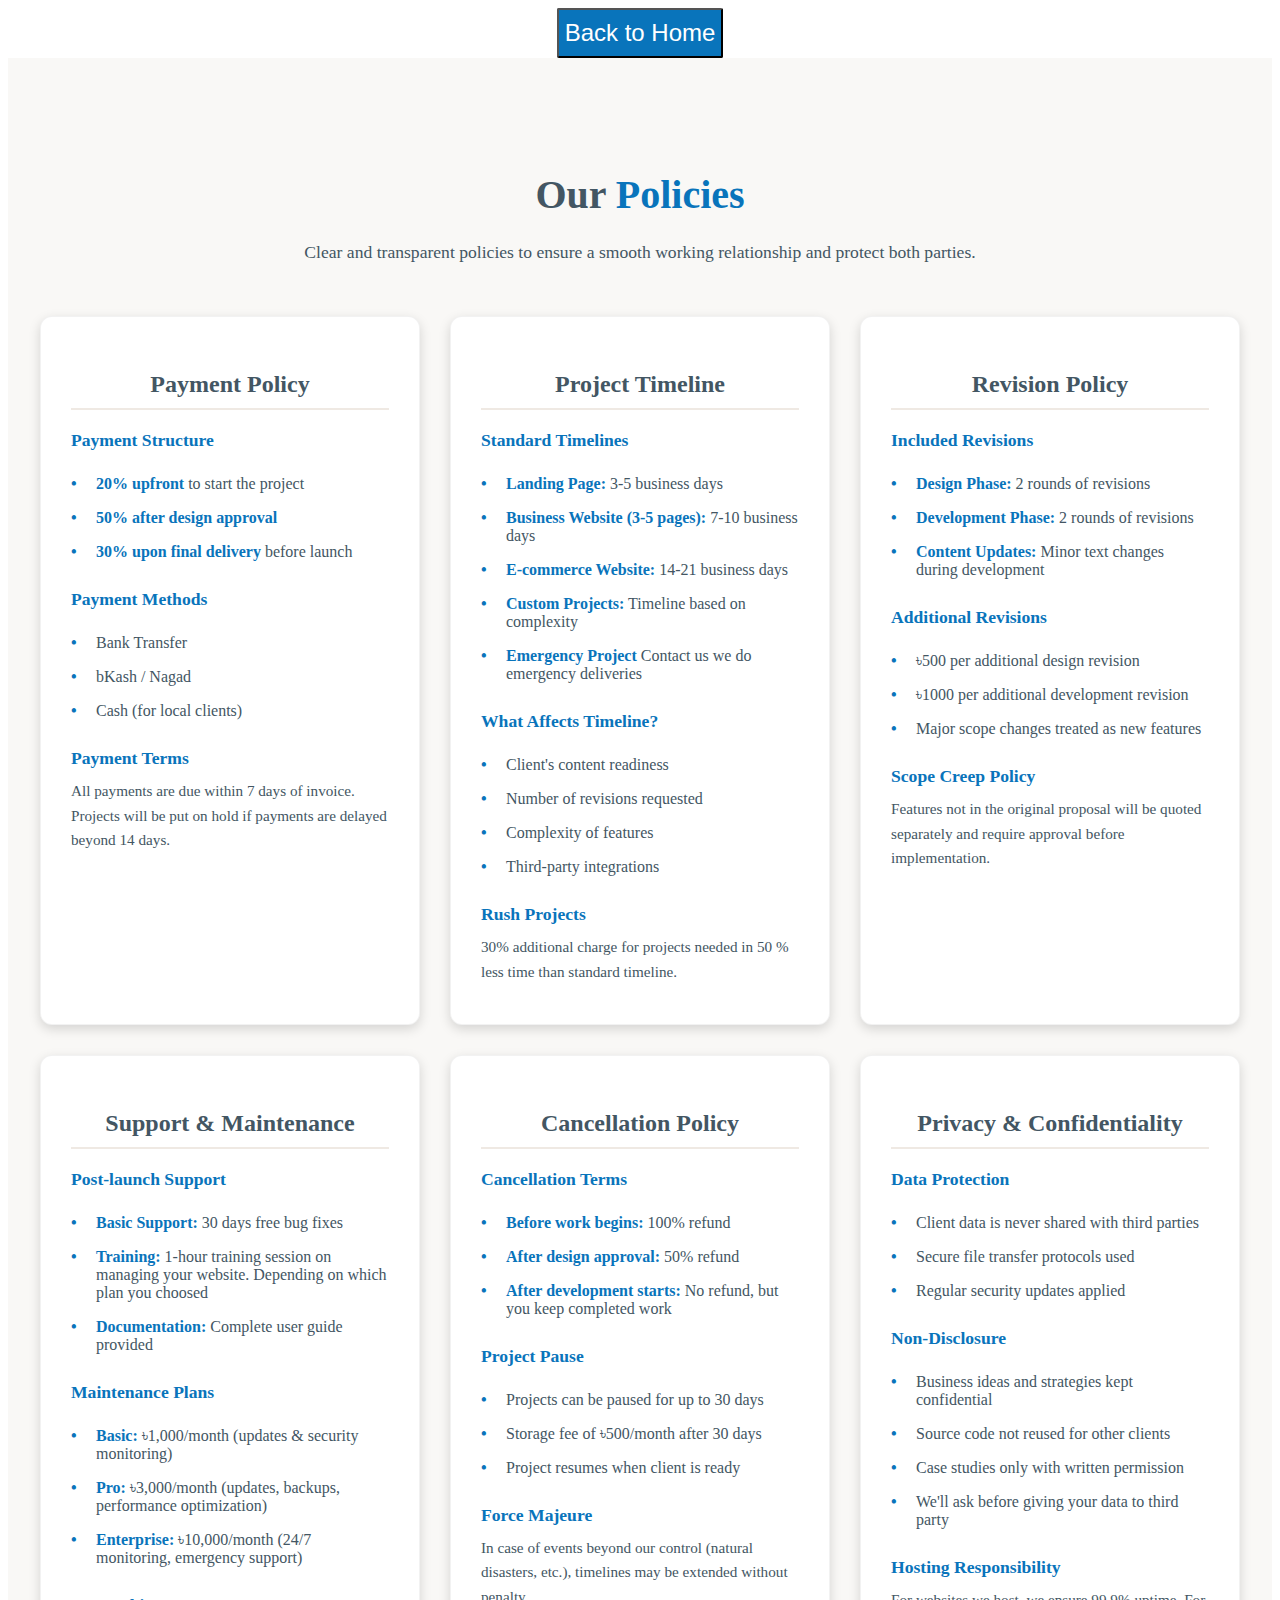
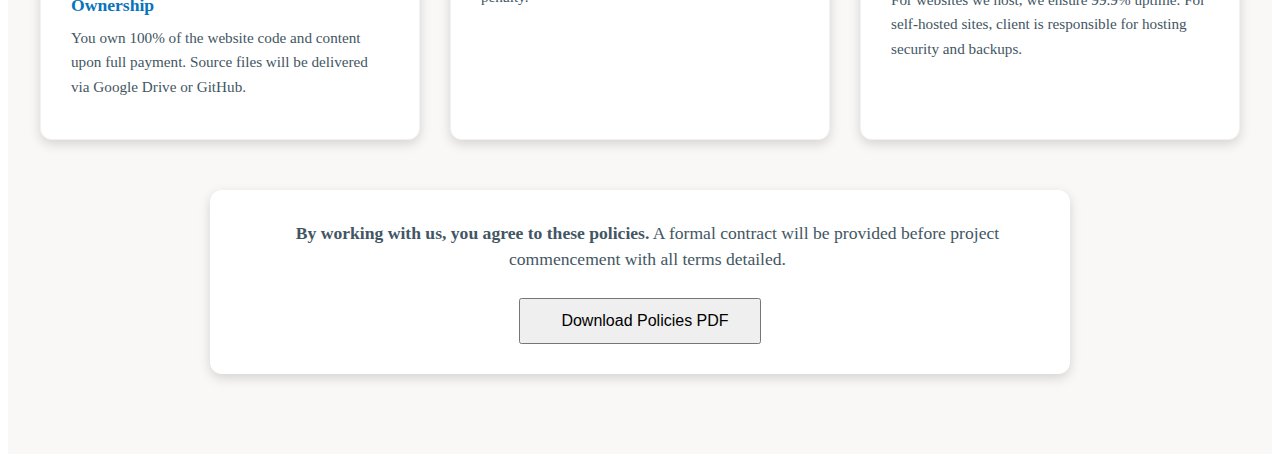
<file: policies.html>
<!DOCTYPE html>
<html lang="en">

<head>
    <meta charset="UTF-8">
    <meta name="viewport" content="width=device-width, initial-scale=1.0">
    <title>Document</title>
    <link rel="stylesheet" href="policies.css">
</head>

<body>
    <header>
        <a href="index.html"><button>Back to Home </button></a>
    </header>
    <section class="policies" id="policies">
        <div class="container">
            <h2>Our <span class="highlight">Policies</span></h2>
            <p class="section-desc">
                Clear and transparent policies to ensure a smooth working relationship and protect both parties.
            </p>

            <div class="policies-grid">
                <!-- Policy Card 1 -->
                <div class="policy-card">
                    <div class="policy-icon">
                        <i class="fas fa-file-contract"></i>
                    </div>
                    <h3>Payment Policy</h3>
                    <div class="policy-content">
                        <h4>Payment Structure</h4>
                        <ul>
                            <li><strong>20% upfront</strong> to start the project</li>
                            <li><strong>50% after design approval</strong></li>
                            <li><strong>30% upon final delivery</strong> before launch</li>
                        </ul>

                        <h4>Payment Methods</h4>
                        <ul>
                            <li>Bank Transfer</li>
                            <li>bKash / Nagad</li>
                            <li>Cash (for local clients)</li>
                        </ul>

                        <h4>Payment Terms</h4>
                        <p>All payments are due within 7 days of invoice. Projects will be put on hold if payments are
                            delayed beyond 14 days.</p>
                    </div>
                </div>

                <!-- Policy Card 2 -->
                <div class="policy-card">
                    <div class="policy-icon">
                        <i class="fas fa-calendar-alt"></i>
                    </div>
                    <h3>Project Timeline</h3>
                    <div class="policy-content">
                        <h4>Standard Timelines</h4>
                        <ul>
                            <li><strong>Landing Page:</strong> 3-5 business days</li>
                            <li><strong>Business Website (3-5 pages):</strong> 7-10 business days</li>
                            <li><strong>E-commerce Website:</strong> 14-21 business days</li>
                            <li><strong>Custom Projects:</strong> Timeline based on complexity</li>
                            <li><strong>Emergency Project</strong> Contact us we do emergency deliveries</li>
                        </ul>

                        <h4>What Affects Timeline?</h4>
                        <ul>
                            <li>Client's content readiness</li>
                            <li>Number of revisions requested</li>
                            <li>Complexity of features</li>
                            <li>Third-party integrations</li>
                        </ul>

                        <h4>Rush Projects</h4>
                        <p>30% additional charge for projects needed in 50 % less time than standard timeline.</p>
                    </div>
                </div>

                <!-- Policy Card 3 -->
                <div class="policy-card">
                    <div class="policy-icon">
                        <i class="fas fa-undo-alt"></i>
                    </div>
                    <h3>Revision Policy</h3>
                    <div class="policy-content">
                        <h4>Included Revisions</h4>
                        <ul>
                            <li><strong>Design Phase:</strong> 2 rounds of revisions</li>
                            <li><strong>Development Phase:</strong> 2 rounds of revisions</li>
                            <li><strong>Content Updates:</strong> Minor text changes during development</li>
                        </ul>

                        <h4>Additional Revisions</h4>
                        <ul>
                            <li>৳500 per additional design revision</li>
                            <li>৳1000 per additional development revision</li>
                            <li>Major scope changes treated as new features</li>
                        </ul>

                        <h4>Scope Creep Policy</h4>
                        <p>Features not in the original proposal will be quoted separately and require approval before
                            implementation.</p>
                    </div>
                </div>

                <!-- Policy Card 4 -->
                <div class="policy-card">
                    <div class="policy-icon">
                        <i class="fas fa-shield-alt"></i>
                    </div>
                    <h3>Support & Maintenance</h3>
                    <div class="policy-content">
                        <h4>Post-launch Support</h4>
                        <ul>
                            <li><strong>Basic Support:</strong> 30 days free bug fixes</li>
                            <li><strong>Training:</strong> 1-hour training session on managing your website. Depending on which plan you choosed</li>
                            <li><strong>Documentation:</strong> Complete user guide provided</li>
                        </ul>

                        <h4>Maintenance Plans</h4>
                        <ul>
                            <li><strong>Basic:</strong> ৳1,000/month (updates & security monitoring)</li>
                            <li><strong>Pro:</strong> ৳3,000/month (updates, backups, performance optimization)</li>
                            <li><strong>Enterprise:</strong> ৳10,000/month (24/7 monitoring, emergency support)</li>
                        </ul>

                        <h4>Ownership</h4>
                        <p>You own 100% of the website code and content upon full payment. Source files will be
                            delivered via Google Drive or GitHub.</p>
                    </div>
                </div>

                <!-- Policy Card 5 -->
                <div class="policy-card">
                    <div class="policy-icon">
                        <i class="fas fa-ban"></i>
                    </div>
                    <h3>Cancellation Policy</h3>
                    <div class="policy-content">
                        <h4>Cancellation Terms</h4>
                        <ul>
                            <li><strong>Before work begins:</strong> 100% refund</li>
                            <li><strong>After design approval:</strong> 50% refund</li>
                            <li><strong>After development starts:</strong> No refund, but you keep completed work</li>
                        </ul>

                        <h4>Project Pause</h4>
                        <ul>
                            <li>Projects can be paused for up to 30 days</li>
                            <li>Storage fee of ৳500/month after 30 days</li>
                            <li>Project resumes when client is ready</li>
                        </ul>

                        <h4>Force Majeure</h4>
                        <p>In case of events beyond our control (natural disasters, etc.), timelines may be extended
                            without penalty.</p>
                    </div>
                </div>

                <!-- Policy Card 6 -->
                <div class="policy-card">
                    <div class="policy-icon">
                        <i class="fas fa-lock"></i>
                    </div>
                    <h3>Privacy & Confidentiality</h3>
                    <div class="policy-content">
                        <h4>Data Protection</h4>
                        <ul>
                            <li>Client data is never shared with third parties</li>
                            <li>Secure file transfer protocols used</li>
                            <li>Regular security updates applied</li>
                        </ul>

                        <h4>Non-Disclosure</h4>
                        <ul>
                            <li>Business ideas and strategies kept confidential</li>
                            <li>Source code not reused for other clients</li>
                            <li>Case studies only with written permission</li>
                            <li>We'll ask before giving your data to third party</li>
                        </ul>

                        <h4>Hosting Responsibility</h4>
                        <p>For websites we host, we ensure 99.9% uptime. For self-hosted sites, client is responsible
                            for hosting security and backups.</p>
                    </div>
                </div>
            </div>

            <div class="policy-acknowledgement">
                <div class="acknowledgement-content">
                    <i class="fas fa-check-circle"></i>
                    <p><strong>By working with us, you agree to these policies.</strong> A formal contract will be
                        provided before project commencement with all terms detailed.</p>
                </div>
                <button class="btn btn-primary" onclick="downloadPolicies()">
                    <i class="fas fa-download"></i> Download Policies PDF
                </button>
            </div>
        </div>
    </section>
    <script>
        // Download Policies PDF Function
        function downloadPolicies() {
            // In a real implementation, you would link to your actual PDF
            // For now, this opens a WhatsApp message to request the PDF
            const message = `Hello,

I would like to request a copy of your complete policies document in PDF format.

Please send it to me or let me know how I can download it.

Thank you.`;

            const phone = "8801330910019";
            const url = `https://wa.me/${phone}?text=${encodeURIComponent(message)}`;

            window.open(url, "_blank");

            // Optional: Show a notification
            alert("Opening WhatsApp to request the PDF document. We'll send it to you shortly.");
        }

        // Toggle Policy Content (optional - if you want expand/collapse)
        function togglePolicyContent(cardId) {
            const card = document.getElementById(cardId);
            const content = card.querySelector('.policy-content');
            const icon = card.querySelector('.policy-icon i');

            if (content.style.display === 'none' || content.style.display === '') {
                content.style.display = 'block';
                icon.className = icon.className.replace('fa-plus', 'fa-minus');
            } else {
                content.style.display = 'none';
                icon.className = icon.className.replace('fa-minus', 'fa-plus');
            }
        }
    </script>
</body>

</html>
</file>
<file: style.css>
/* ===================== 
   ROOT VARIABLES
===================== */
:root {
    --bg-light: #F9F8F6;
    --bg-secondary: #EFE9E3;
    --text-dark: #435663;
    --blue: #0974bb;
    --white: #ffffff;
    --shadow: 0 4px 12px rgba(0, 0, 0, 0.15);
}

/* =====================
   RESET
===================== */
* {
    margin: 0;
    padding: 0;
    box-sizing: border-box;
    text-transform: capitalize;
}

body {
    font-family: Arial, sans-serif;
    background-color: var(--bg-light);
    color: var(--text-dark);
    overflow-x: hidden;
    width: 100%;
    scroll-behavior: smooth;
}

a {
    text-decoration: none;
}

h1 {
    text-align: center;
    text-shadow: var(--shadow);
    font-size: 2.8rem;
    padding-top: 3rem;
}

#highlighted {
    border-radius: 2rem 0;
    width: 20rem;
    background-color: #0974bb;
    color: var(--white);
}

/* =====================
   BUTTONS
===================== */
.btn {
    display: inline-flex;
    align-items: center;
    justify-content: center;
    padding: 0.6rem 1.5rem;
    border-radius: 2rem;
    font-size: 1rem;
    font-weight: 500;
    transition: 0.3s ease;
    min-height: 44px;
    min-width: 44px;
}

.btn-primary {
    background: var(--blue);
    color: var(--white);
}

.btn-primary:hover {
    background: var(--bg-secondary);
    color: var(--text-dark);
}

.btn-secondary {
    background: var(--bg-secondary);
    color: var(--text-dark);
}

.btn-secondary:hover {
    background: var(--blue);
    color: var(--white);
}

/* =====================
   NAVBAR
===================== */
.navbar {
    display: flex;
    align-items: center;
    justify-content: space-between;
    padding: 1rem 3rem;
    background: var(--white);
    box-shadow: var(--shadow);
    width: 100%;
    position: fixed;
    top: 0;
    z-index: 1000;
}

.header {
    padding-top: 80px;
}

.logo {
    height: 65px;
}

/* NAV LINKS */
.nav-links {
    display: flex;
    gap: 1.5rem;
}

.nav-links a {
    font-size: 1.1rem;
    color: var(--text-dark);
    transition: color 0.3s ease;
}

.nav-links a:hover {
    color: var(--blue);
}

/* BUTTON GROUP */
.nav-buttons {
    display: flex;
    gap: 1rem;
}

/* HAMBURGER */
.menu-toggle {
    display: none;
    font-size: 1.8rem;
    cursor: pointer;
    background: none;
    border: none;
    color: var(--text-dark);
}

/* =====================
   HERO + TOP CONTAINER
===================== */
.top-container {
    display: grid;
    grid-template-areas:
        "showcase showcase boxA"
        "showcase showcase boxB";
    gap: 1.5rem;
    padding: 2rem;
    min-width: 100%;
    max-width: 100%;
}

.showcase {
    grid-area: showcase;
    background: url("images/show-image.jpg") center/cover no-repeat;
    min-height: 420px;
    padding: 3rem;
    box-shadow: var(--shadow);
    display: flex;
    flex-direction: column;
    justify-content: center;
    align-items: flex-start;
    gap: 1rem;
    width: 100%;
}

.showcase h1 {
    font-size: 3rem;
    color: var(--white);
    text-align: start;
    text-shadow: 2px 2px 4px rgba(0, 0, 0, 0.5);
}

.showcase p {
    font-size: 1.2rem;
    color: var(--white);
    text-align: start;
    text-shadow: 1px 1px 2px rgba(0, 0, 0, 0.5);
}

.top-box {
    background: var(--white);
    box-shadow: var(--shadow);
    padding: 2rem;
    text-align: center;
    min-height: 18rem;
    width: 100%;
}

.top-box h4 {
    font-size: 1.3rem;
    padding-top: 2rem;
}

.price {
    font-size: 2.2rem;
    margin: 1rem 0;
}

.top-box-a {
    grid-area: boxA;
}

.top-box-b {
    grid-area: boxB;
}

.top-box .btn {
    width: 100%;
}

.showcase .btn {
    width: 200px;
    margin-left: 1rem;
}

.hero-btn {
    display: flex;
    flex-wrap: wrap;
    gap: 1rem;
}

.sub-line {
    padding: 1rem 0;
    font-size: 1.1rem;
}

/* =====================
   BOXES SECTION
===================== */
.boxes {
    padding: 2rem;
    display: grid;
    gap: 1.5rem;
    grid-template-columns: repeat(auto-fit, minmax(250px, 1fr));
    width: 100%;
}

.box {
    background: var(--white);
    padding: 2rem;
    text-align: center;
    box-shadow: var(--shadow);
    width: 100%;
}

.box i {
    color: var(--blue);
    margin-bottom: 1rem;
    font-size: 2.9rem;
}

.box h3 {
    margin-bottom: 0.5rem;
    font-size: 1.4rem;
}

/* =====================
   PROJECTS SECTION
===================== */
.projects {
    padding: 4rem 2rem;
    background: var(--bg-light);
    width: 100%;
}

.projects-header {
    text-align: center;
    max-width: 700px;
    margin: 0 auto 3rem;
    width: 100%;
}

.projects-header h2 {
    font-size: 2.5rem;
    margin-bottom: 0.8rem;
}

/* CAROUSEL */
.carousel {
    position: relative;
    max-width: 1100px;
    margin: auto;
    overflow: hidden;
    width: 100%;
}

.carousel-track {
    position: relative;
    min-height: 50vh;
}

/* SLIDES */
.project-card {
    display: grid;
    grid-template-columns: 1fr 1fr;
    gap: 2rem;
    background: var(--white);
    padding: 2rem;
    box-shadow: var(--shadow);
    border-radius: 1rem;
    align-items: center;
    width: 100%;
    
    position: absolute;
    inset: 0;
    opacity: 0;
    transform: translateX(40px);
    transition: all 0.6s ease;
    pointer-events: none;
}

.project-card.active {
    opacity: 1;
    transform: translateX(0);
    pointer-events: auto;
    position: relative;
}

/* TEXT */
.project-text h3 {
    font-size: 1.8rem;
    margin-bottom: 1rem;
}

.project-text ul {
    list-style: none;
    margin: 1rem 0;
}

.project-text ul li {
    margin-bottom: 0.5rem;
    padding-left: 1.5rem;
    position: relative;
}

.project-text ul li:before {
    content: "•";
    color: var(--blue);
    position: absolute;
    left: 0;
}

/* IMAGE */
.project-image img {
    width: 100%;
    border-radius: 0.8rem;
    box-shadow: var(--shadow);
    height: auto;
}

/* ARROWS */
.carousel-btn {
    position: absolute;
    top: 50%;
    transform: translateY(-50%);
    background: var(--white);
    border: none;
    box-shadow: var(--shadow);
    width: 45px;
    height: 45px;
    border-radius: 50%;
    cursor: pointer;
    z-index: 10;
    margin: 0 1rem;
    display: flex;
    align-items: center;
    justify-content: center;
}

.carousel-btn i {
    color: var(--blue);
    font-size: 1.2rem;
}

.carousel-btn.prev {
    left: -20px;
}

.carousel-btn.next {
    right: -20px;
}

/* DOTS */
.carousel-dots {
    display: flex;
    justify-content: center;
    margin-top: 1.5rem;
    gap: 0.6rem;
}

.carousel-dots span {
    width: 10px;
    height: 10px;
    background: #ccc;
    border-radius: 50%;
    cursor: pointer;
    transition: background 0.3s ease;
}

.carousel-dots span.active {
    background: var(--blue);
}

/* =====================
   SERVICES SECTION
===================== */
.services {
    background-color: var(--bg-light);
    padding: 80px 0;
    width: 100%;
}

.services-grid {
    display: grid;
    grid-template-columns: repeat(auto-fit, minmax(300px, 1fr));
    gap: 30px;
    margin-top: 50px;
    padding: 0 2rem;
}

.service-card {
    background: var(--white);
    border-radius: 15px;
    padding: 30px;
    transition: all 0.3s ease;
    border: 1px solid rgba(0, 0, 0, 0.1);
    width: 100%;
}

.service-card:hover {
    transform: translateY(-10px);
    box-shadow: 0 15px 40px rgba(0, 0, 0, 0.3);
    border-color: var(--blue);
}

.service-icon {
    font-size: 2.5rem;
    color: var(--blue);
    margin-bottom: 20px;
}

.service-title {
    font-size: 1.5rem;
    margin-bottom: 15px;
}

.service-description {
    margin-bottom: 20px;
    color: var(--text-dark);
    line-height: 1.6;
}

.service-features {
    list-style: none;
    padding: 0;
}

.service-features li {
    margin-bottom: 10px;
    padding-left: 25px;
    position: relative;
}

.service-features li::before {
    content: "▹";
    color: var(--blue);
    position: absolute;
    left: 0;
}

/* =====================
   CONTACT SECTION
===================== */
.contact {
    background-color: var(--bg-secondary);
    width: 100%;
    padding: 2rem 0;
}

.container h2,
.container p {
    text-align: center;
}

.container h2 {
    font-size: 3rem;
    margin-top: 10rem;
    padding-top: 5rem;
}

.container p {
    margin-bottom: 3rem;
    padding: 0 1rem;
}

.contact-container {
    display: grid;
    grid-template-columns: repeat(auto-fit, minmax(300px, 1fr));
    gap: 50px;
    max-width: 1000px;
    margin: 0 auto;
    background-color: var(--bg-secondary);
    padding: 0 1rem;
    width: 100%;
}

.contact-info {
    display: flex;
    flex-direction: column;
    gap: 30px;
    padding-top: 3rem;
    width: 100%;
}

.contact-method {
    display: flex;
    align-items: flex-start;
    gap: 15px;
    width: 100%;
}

.contact-icon {
    font-size: 1.5rem;
    color: var(--blue);
    width: 50px;
    height: 50px;
    border-radius: 50%;
    background: rgba(9, 116, 187, 0.1);
    display: flex;
    align-items: center;
    justify-content: center;
    flex-shrink: 0;
}

.contact-text h3 {
    margin-bottom: 5px;
    font-size: 1.2rem;
}

.contact-text p,
.contact-text a {
    color: var(--text-dark);
    transition: color 0.3s ease;
}

.contact-text a:hover {
    color: var(--blue);
}

.contact-form {
    background: var(--blue);
    padding: 30px;
    border-radius: 15px;
    box-shadow: 0 10px 30px rgba(0, 0, 0, 0.2);
    width: 100%;
    margin: auto;
}

.form-group {
    margin-bottom: 20px;
    width: 100%;
}

.form-control {
    width: 100%;
    padding: 15px;
    border: 1px solid rgba(255, 255, 255, 0.2);
    background: rgba(255, 255, 255, 0.1);
    border-radius: 8px;
    color: var(--white);
    font-family: inherit;
    transition: all 0.3s ease;
    font-size: 1rem;
}

.form-control::placeholder {
    color: rgba(255, 255, 255, 0.7);
}

.form-control:focus {
    outline: none;
    border-color: var(--white);
    box-shadow: 0 0 0 3px rgba(255, 255, 255, 0.2);
}

.contact input,
.contact textarea {
    width: 100%;
    padding: 0.9rem 1rem;
    margin-bottom: 1rem;
    border: 1px solid rgba(255, 255, 255, 0.2);
    border-radius: 8px;
    font-size: 1rem;
    background-color: rgba(255, 255, 255, 0.1);
    color: var(--white);
}

.contact textarea {
    resize: vertical;
    min-height: 150px;
}

textarea.form-control {
    min-height: 150px;
    resize: vertical;
}

.error-message {
    color: #ff6b6b;
    font-size: 0.9rem;
    margin-top: 5px;
    display: none;
}

.success-message {
    background: green;
    color: white;
    padding: 15px;
    border-radius: 8px;
    margin-top: 20px;
    text-align: center;
    display: none;
}

.loading-spinner {
    display: none;
    text-align: center;
    margin-top: 20px;
}

.spinner {
    width: 40px;
    height: 40px;
    border: 4px solid rgba(255, 255, 255, 0.1);
    border-top: 4px solid var(--white);
    border-radius: 50%;
    animation: spin 1s linear infinite;
    margin: 0 auto;
}

@keyframes spin {
    0% { transform: rotate(0deg); }
    100% { transform: rotate(360deg); }
}

.social-links {
    display: flex;
    align-items: center;
    flex-wrap: wrap;
    gap: 1rem;
    margin-top: 2rem;
}

.social-links .social-link i {
    background-color: white;
    height: 50px;
    width: 50px;
    border-radius: 50%;
    display: flex;
    align-items: center;
    justify-content: center;
    color: #435663;
    transition: all 0.3s ease;
    font-size: 1.2rem;
}

.social-links .social-link i:hover {
    background-color: var(--blue);
    color: white;
    transform: translateY(-3px);
}

/* buying section */
/* =====================
   PRICING SECTION
===================== */
.pricing {
    padding: 5rem 2rem;
    background: var(--bg-secondary);
}

.pricing-header {
    text-align: center;
    max-width: 700px;
    margin: 0 auto 3.5rem;
}

.pricing-header h2 {
    font-size: 2.8rem;
    margin-bottom: 0.8rem;
}

.pricing-header p {
    font-size: 1.1rem;
    opacity: 0.9;
}

.highlight {
    color: var(--blue);
}

/* CARDS */
.pricing-cards {
    display: grid;
    grid-template-columns: repeat(auto-fit, minmax(260px, 1fr));
    gap: 2rem;
    max-width: 1100px;
    margin: auto;
}

.pricing-card {
    background: var(--white);
    padding: 2.5rem 2rem;
    border-radius: 1.2rem;
    box-shadow: var(--shadow);
    text-align: center;
    position: relative;
    transition: transform 0.3s ease, box-shadow 0.3s ease;
}

.pricing-card:hover {
    transform: translateY(-10px);
    box-shadow: 0 18px 40px rgba(0, 0, 0, 0.15);
}

.pricing-card h3 {
    font-size: 1.6rem;
    margin-bottom: 0.6rem;
}

.pricing-card .price {
    font-size: 2.4rem;
    font-weight: bold;
    margin: 0.8rem 0;
    color: var(--blue);
}

.plan-desc {
    font-size: 0.95rem;
    margin-bottom: 1.5rem;
    opacity: 0.8;
}

/* FEATURES */
.pricing-card ul {
    list-style: none;
    margin-bottom: 2rem;
}

.pricing-card ul li {
    margin-bottom: 0.6rem;
    font-size: 0.95rem;
}

/* POPULAR PLAN */
.pricing-card.popular {
    border: 2px solid var(--blue);
    transform: scale(1.03);
}

.pricing-card.popular:hover {
    transform: scale(1.06);
}

.badge {
    position: absolute;
    top: -12px;
    left: 50%;
    transform: translateX(-50%);
    background: var(--blue);
    color: var(--white);
    padding: 0.3rem 1rem;
    border-radius: 1rem;
    font-size: 0.85rem;
    font-weight: 600;
}
/* whatsapp btn */
.whatsapp-float {
    position: fixed;
    bottom: 20px;
    right: 20px;
    background: #25D366;
    color: #fff;
    width: 55px;
    height: 55px;
    border-radius: 50%;
    display: flex;
    align-items: center;
    justify-content: center;
    font-size: 1.8rem;
    box-shadow: 0 10px 25px rgba(0,0,0,0.3);
    z-index: 2000;
    transition: transform 0.3s ease;
}

.whatsapp-float:hover {
    transform: scale(1.1);
}



/* info */
.project-brief {
  padding: 4rem 2rem;
  background: var(--bg-secondary);
}

.project-brief .container {
  max-width: 800px;
  margin: auto;
  background: var(--white);
  padding: 3rem;
  box-shadow: var(--shadow);
  border-radius: 12px;
}

.project-brief h2 {
  font-size: 2.2rem;
  margin-bottom: 0.5rem;
  text-align: center;
}

.section-desc {
  text-align: center;
  margin-bottom: 2rem;
  color: #666;
}

.brief-form {
  display: flex;
  flex-direction: column;
  gap: 1.5rem;
}

.form-group label {
  font-weight: 600;
  margin-bottom: 0.5rem;
  display: block;
}

.form-group select,
.form-group textarea {
  width: 100%;
  padding: 0.8rem 1rem;
  border-radius: 8px;
  border: 1px solid #ccc;
  font-size: 1rem;
}

textarea {
  min-height: 120px;
  resize: vertical;
}

.checkbox-group {
  display: grid;
  grid-template-columns: repeat(auto-fit, minmax(200px, 1fr));
  gap: 0.5rem;
}

.checkbox-group label {
  font-weight: normal;
}
.brief-form {
  display: none;
  margin-top: 2rem;
  animation: fadeIn 0.4s ease;
}

@keyframes fadeIn {
  from {
    opacity: 0;
    transform: translateY(20px);
  }
  to {
    opacity: 1;
    transform: translateY(0);
  }
}




/* =====================
   RESPONSIVE STYLES
===================== */

/* Tablet Devices (768px - 950px) */
@media (max-width: 950px) {
    .top-container {
        grid-template-areas:
            "showcase"
            "boxA"
            "boxB";
        padding: 1.5rem;
    }
    
    .showcase h1 {
        font-size: 2.5rem;
    }
    
    .top-container .showcase {
        align-items: center;
        text-align: center;
        padding: 2rem;
    }
    
    .nav-links,
    .nav-buttons {
        position: fixed;
        top: 80px;
        right: 0;
        width: 100%;
        background: var(--white);
        padding: 1.5rem;
        box-shadow: var(--shadow);
        
        /* ANIMATION */
        transform: translateX(100%);
        opacity: 0;
        pointer-events: none;
        visibility: hidden;
        
        display: flex;
        flex-direction: column;
        gap: 1rem;
        transition: transform 0.4s ease, opacity 0.4s ease, visibility 0.4s;
        z-index: 999;
    }
    
    .nav-links a {
        font-size: 1.4rem;
        text-align: center;
        padding: 0.8rem;
        display: block;
    }
    
    .nav-buttons {
        margin-top: 0;
        flex-direction: column;
        padding-top: 0;
    }
    
    .top-box .btn {
        width: 70%;
    }
    
    .nav-links.active {
        transform: translateX(0);
        opacity: 1;
        pointer-events: auto;
        visibility: visible;
    }
    
    .menu-toggle {
        display: block;
        font-size: 1.8rem;
        cursor: pointer;
    }
    
    .project-card {
        grid-template-columns: 1fr;
        text-align: center;
        padding: 1.5rem;
    }
    
    .hero-btn {
        flex-direction: column;
        gap: 1rem;
        align-items: center;
    }
    
    .showcase .btn {
        margin-left: 0;
        width: 220px;
    }
    
    .carousel-btn {
        width: 40px;
        height: 40px;
    }
    
    .carousel-btn.prev {
        left: 10px;
    }
    
    .carousel-btn.next {
        right: 10px;
    }
}
/* optional styling by deepseek */
/* Optional: Add some styles for better modal appearance */
    /* #confirmationModal div[style*="background: white"] {
      box-shadow: 0 5px 15px rgba(0,0,0,0.3);
    }
    
    .btn {
      padding: 10px 20px;
      border: none;
      border-radius: 5px;
      cursor: pointer;
      font-size: 16px;
    }
    
    .btn-primary {
      background: #25D366;
      color: white;
    }
    
    .btn-primary:hover {
      background: #1da851;
    }
    
    .btn-secondary {
      background: #6c757d;
      color: white;
    }
    
    .btn-secondary:hover {
      background: #5a6268;
    }
    
    #successMessage a {
      color: #155724;
      text-decoration: underline;
    }
    
    #successMessage a:hover {
      text-decoration: none;
    } */


/* step progress css */
.step-progress {
  display: flex;
  align-items: center;
  justify-content: center;
  margin: 4rem auto;
  max-width: 700px;
}

.step {
  display: flex;
  flex-direction: column;
  align-items: center;
  gap: .5rem;
  min-width: 90px;
  text-align: center;
}

.step span {
  width: 38px;
  height: 38px;
  border-radius: 50%;
  background: #e5e7eb;
  color: #555;
  display: flex;
  align-items: center;
  justify-content: center;
  font-weight: 600;
  transition: all .3s ease;
}

.step p {
  font-size: .85rem;
  color: #777;
}

.step.active span {
  background: var(--clr-primary);
  color: #fff;
}

.step.active p {
  color: #000;
  font-weight: 600;
}

.step.completed span {
  background: #16a34a;
  color: #fff;
}

.line {
  flex: 1;
  height: 2px;
  background: #e5e7eb;
  margin: 0 10px;
}

.line.completed {
  background: #16a34a;
}
.step {
  pointer-events: none;
}
.step-progress-wrapper {
  position: fixed;
  bottom: 0;
  left: 0;
  width: 100%;
  background: #fff;
  border-top: 1px solid #e5e7eb;
  padding: 12px 0;
  z-index: 999;
  display: none; /* 🔴 hidden initially */
}

.step-progress {
  display: flex;
  align-items: center;
  justify-content: center;
  max-width: 700px;
  margin: auto;
}

.step {
  display: flex;
  flex-direction: column;
  align-items: center;
  gap: 4px;
  min-width: 80px;
}

.step span {
  width: 36px;
  height: 36px;
  border-radius: 50%;
  background: #e5e7eb;
  color: #555;
  display: flex;
  align-items: center;
  justify-content: center;
  font-weight: 600;
  transition: all .3s ease;
}

.step p {
  font-size: 12px;
  color: #777;
}

.step.active span {
  background: var(--clr-primary);
  color: #fff;
}

.step.completed span {
  background: #16a34a; /* GREEN */
  color: #fff;
}

.line {
  flex: 1;
  height: 2px;
  background: #e5e7eb;
  margin: 0 8px;
}

.line.completed {
  background: #16a34a;
}



/* Mobile Devices (481px - 768px) */
@media (max-width: 768px) {
    .header {
        padding-top: 100px;
    }
    
    .navbar {
        padding: 0.8rem 1.5rem;
    }
    
    .logo {
        height: 55px;
    }
    
    .social-links,
    .contact-info {
        margin-left: 0;
        justify-content: center;
        align-items: center;
        /* text-align: center; */
        width: 100%;
        padding: 0 1rem;
    }
    
    .contact-info {
        margin-left: 0;
        padding: 2rem 1rem;
    }
    
    .carousel-track {
        min-height: 60vh;
    }
    
    .carousel-btn {
        width: 35px;
        height: 35px;
        margin: 0;
    }
    
    .carousel-btn.prev {
        left: 5px;
    }
    
    .carousel-btn.next {
        right: 5px;
    }
    
    .container h2 {
        font-size: 2.5rem;
        margin-top: 6rem;
        padding-top: 3rem;
    }
    
    .contact-container {
        grid-template-columns: 1fr;
        gap: 2rem;
        padding: 1rem;
    }
    
    .contact-form {
        max-height: none;
        padding: 1.5rem;
    }
    
    .services-grid {
        grid-template-columns: 1fr;
        padding: 0 1rem;
    }
    
    .boxes {
        grid-template-columns: repeat(2, 1fr);
        padding: 1rem;
    }
    .showcase h1{
        font-size: 2rem;
    }
}

/* Small Mobile Devices (up to 480px) */
@media (max-width: 480px) {
    body {
        font-size: 14px;
    }
    
    h1 {
        font-size: 1.7rem;
        padding-top: 2rem;
    }
    
    #highlighted {
        width: 100%;
        border-radius: 1rem 0;
        font-size: 1.8rem;
    }
    
    .navbar {
        padding: 0.8rem 1rem;
    }
    
    .logo {
        height: 50px;
    }
    
    .header {
        padding-top: 120px;
    }
    
    .top-container {
        padding: 1rem;
        gap: 1rem;
    }
    
    .showcase {
        padding: 1.5rem;
        min-height: 300px;
    }
    
    .showcase h1 {
        font-size: 1.5rem;
    }
    
    .showcase p {
        font-size: 1rem;
    }
    
    .showcase .btn {
        width: 180px;
        margin-left: 0;
    }
    
    .boxes {
        padding: 1rem;
        grid-template-columns: 1fr;
    }
    
    .box {
        padding: 1.5rem;
    }
    
    .container h2 {
        font-size: 2rem;
        margin-top: 5rem;
        padding-top: 3rem;
    }
    
    .contact-form {
        padding: 1.5rem;
    }
    
    .social-links {
        justify-content: center;
        margin-left: 0;
    }
    
    .social-links .social-link i {
        height: 44px;
        width: 44px;
        margin: 0.3rem;
        font-size: 1rem;
    }
    
    .carousel-track {
        min-height: 70vh;
    }
    
    .project-card {
        padding: 1rem;
    }
    
    .project-text h3 {
        font-size: 1.5rem;
    }
    
    .btn {
        min-height: 44px;
        min-width: 44px;
        padding: 0.8rem 1.2rem;
        font-size: 0.9rem;
    }
    
    .nav-links a {
        padding: 1rem;
        font-size: 1.2rem;
    }
    
    .services {
        padding: 40px 0;
    }
    
    .service-card {
        padding: 1.5rem;
    }
    
    .service-icon {
        font-size: 2rem;
    }
    
    .service-title {
        font-size: 1.3rem;
    }
    
    .contact-method {
        flex-direction: column;
        align-items: center;
        text-align: center;
        gap: 10px;
    }
    
    .contact-icon {
        width: 40px;
        height: 40px;
        font-size: 1.2rem;
    }
}

/* Large Desktop Devices (min-width: 1200px) */
@media (min-width: 1200px) {
    .top-container {
        max-width: 1200px;
        margin: 0 auto;
    }
    
    .boxes {
        max-width: 1200px;
        margin: 0 auto;
    }
    
    .services-grid {
        max-width: 1200px;
        margin: 50px auto 0;
    }
    
    .carousel {
        max-width: 1200px;
    }
}
@media (max-width: 1100px){
    .showcase h1{
        font-size: 2.5rem;
    }
}
@media (max-width: 1024px){
    .header{
        padding-top: 7rem;
    }
}

@media (max-width: 590px){
    .showcase h1{
        font-size: 1.7rem;
    }
    .showcase p{
        font-size: 1rem;
    }
}
</file>
<file: policies.css>
:root {
    --bg-light: #F9F8F6;
    --bg-secondary: #EFE9E3;
    --text-dark: #435663;
    --blue: #0974bb;
    --white: #ffffff;
    --shadow: 0 4px 12px rgba(0, 0, 0, 0.15);
}

/* Policies Section */
.policies {
  padding: 80px 20px;
  background-color: var(--bg-light);
}

.policies .container {
  max-width: 1200px;
  margin: 0 auto;
}

.policies h2 {
  text-align: center;
  font-size: 2.5rem;
  color: var(--text-dark);
  margin-bottom: 20px;
}

.policies .highlight {
  color: var(--blue);
}

.policies .section-desc {
  text-align: center;
  max-width: 800px;
  margin: 0 auto 50px;
  color: var(--text-dark);
  font-size: 1.1rem;
  line-height: 1.6;
}

/* Policies Grid */
.policies-grid {
  display: grid;
  grid-template-columns: repeat(auto-fit, minmax(350px, 1fr));
  gap: 30px;
  margin-bottom: 50px;
}

/* Policy Card */
.policy-card {
  background: var(--white);
  border-radius: 12px;
  padding: 30px;
  box-shadow: var(--shadow);
  transition: transform 0.3s ease, box-shadow 0.3s ease;
  border: 1px solid rgba(0, 0, 0, 0.05);
}

.policy-card:hover {
  transform: translateY(-5px);
  box-shadow: 0 8px 25px rgba(0, 0, 0, 0.15);
}

.policy-icon {
  font-size: 2.5rem;
  color: var(--blue);
  margin-bottom: 20px;
  text-align: center;
}

.policy-card h3 {
  color: var(--text-dark);
  font-size: 1.5rem;
  margin-bottom: 20px;
  text-align: center;
  border-bottom: 2px solid var(--bg-secondary);
  padding-bottom: 10px;
}

.policy-content h4 {
  color: var(--blue);
  font-size: 1.1rem;
  margin: 20px 0 10px;
  font-weight: 600;
}

.policy-content ul {
  list-style: none;
  padding-left: 0;
  margin-bottom: 20px;
}

.policy-content li {
  padding: 8px 0;
  padding-left: 25px;
  position: relative;
  color: var(--text-dark);
}

.policy-content li:before {
  content: "•";
  color: var(--blue);
  font-weight: bold;
  position: absolute;
  left: 0;
}

.policy-content p {
  color: var(--text-dark);
  line-height: 1.6;
  margin: 10px 0;
  font-size: 0.95rem;
}

.policy-content strong {
  color: var(--blue);
}

/* Policy Acknowledgement */
.policy-acknowledgement {
  background: var(--white);
  border-radius: 12px;
  padding: 30px;
  box-shadow: var(--shadow);
  display: flex;
  flex-direction: column;
  align-items: center;
  gap: 25px;
  max-width: 800px;
  margin: 0 auto;
  text-align: center;
}

.acknowledgement-content {
  display: flex;
  align-items: center;
  gap: 15px;
  color: var(--text-dark);
}

.acknowledgement-content i {
  font-size: 2rem;
  color: #4CAF50;
  flex-shrink: 0;
}

.acknowledgement-content p {
  margin: 0;
  font-size: 1.1rem;
  line-height: 1.5;
}

.policy-acknowledgement .btn {
  display: inline-flex;
  align-items: center;
  gap: 10px;
  padding: 12px 30px;
  font-size: 1rem;
}

.policy-acknowledgement .btn i {
  font-size: 1.2rem;
}

/* Responsive Design */
@media (max-width: 768px) {
  .policies-grid {
    grid-template-columns: 1fr;
    gap: 20px;
  }
  
  .policies h2 {
    font-size: 2rem;
  }
  
  .policy-card {
    padding: 20px;
  }
  
  .policy-acknowledgement {
    padding: 20px;
    flex-direction: column;
    text-align: center;
  }
  
  .acknowledgement-content {
    flex-direction: column;
    text-align: center;
  }
}

@media (max-width: 480px) {
  .policies {
    padding: 60px 15px;
  }
  
  .policy-card h3 {
    font-size: 1.3rem;
  }
  
  .policy-content h4 {
    font-size: 1rem;
  }
}
header {
    display: flex;
    align-items: center;
    justify-content: center;
}
header a button{
    color: #fff;
    background-color: #0974bb;
    border-radius: 2px;
    height: 50px;
    font-size: 1.5rem;
}
</file>
